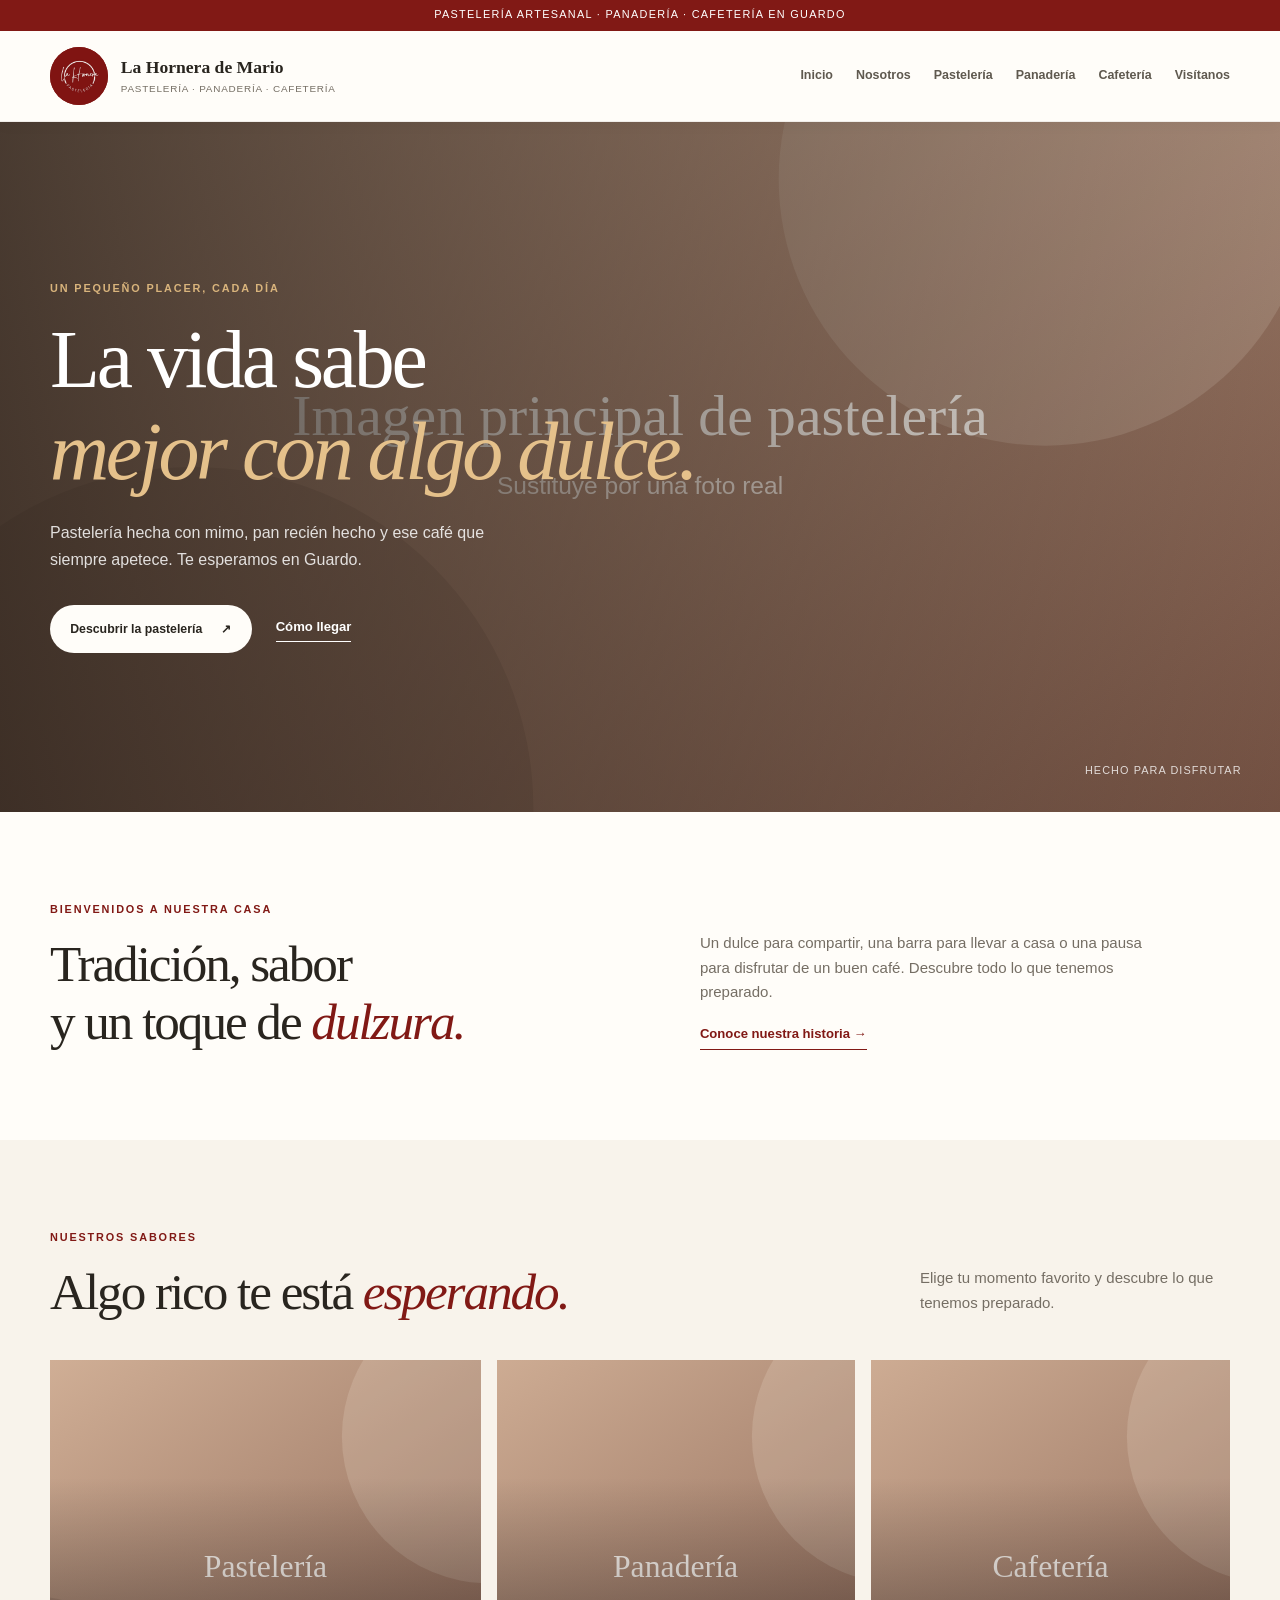
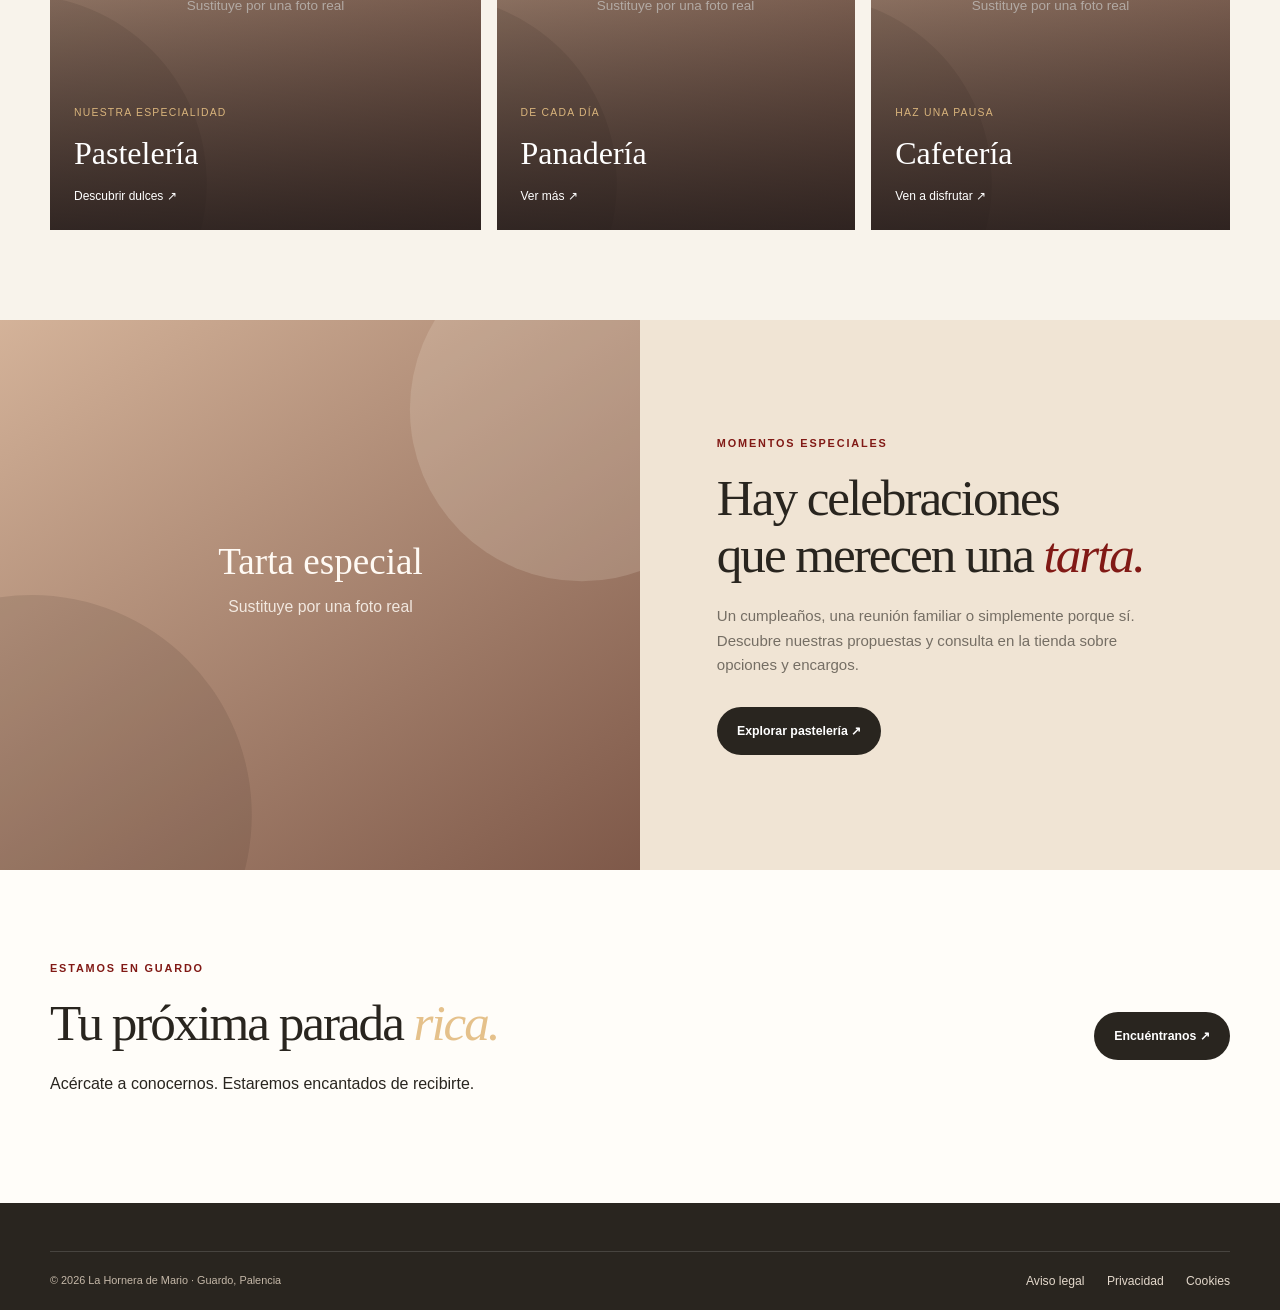
<file: index.html>
<!doctype html>
<html lang="es"><head><meta charset="utf-8"><meta name="viewport" content="width=device-width, initial-scale=1">
<meta name="description" content="Pastelería artesanal, panadería y cafetería en Guardo."><meta name="theme-color" content="#811915"><title>Pastelería artesanal en Guardo | La Hornera de Mario</title>
<link rel="icon" href="assets/images/logo-hornera.jpg" type="image/jpeg">
<link rel="stylesheet" href="assets/css/main.css"><link rel="stylesheet" href="assets/css/pages.css">
<script src="assets/js/main.js" defer></script></head><body>
<a class="skip-link" href="#contenido">Saltar al contenido</a><div class="site-header-shell">
  <div class="announcement">Pastelería artesanal · Panadería · Cafetería en Guardo</div>
  <header class="site-header">
    <div class="container header-inner">
      <a class="brand" href="index.html">
        <img src="assets/images/logo-hornera.jpg" alt="Logotipo de La Hornera de Mario" class="brand-logo">
        <span><strong>La Hornera de Mario</strong><small>Pastelería · Panadería · Cafetería</small></span>
      </a>
      <button class="nav-toggle" aria-expanded="false" aria-controls="site-nav" aria-label="Abrir menú"><span></span><span></span><span></span></button>
      <nav class="site-nav" id="site-nav" aria-label="Navegación principal">
        <a href="index.html">Inicio</a>
        <a href="pages/nosotros.html">Nosotros</a>
        <a href="pages/pasteleria.html">Pastelería</a>
        <a href="pages/panaderia.html">Panadería</a>
        <a href="pages/cafeteria.html">Cafetería</a>
        <a href="pages/visitanos.html">Visítanos</a>
      </nav>
    </div>
  </header>
</div>
<main id="contenido">
<section class="hero"><div class="hero-image"></div><div class="hero-shade"></div><div class="container hero-content">
<p class="eyebrow eyebrow-light">Un pequeño placer, cada día</p><h1>La vida sabe<br><em>mejor con algo dulce.</em></h1>
<p class="hero-intro">Pastelería hecha con mimo, pan recién hecho y ese café que siempre apetece. Te esperamos en Guardo.</p>
<div class="hero-actions"><a class="button button-light" href="pages/pasteleria.html">Descubrir la pastelería <span>↗</span></a><a class="text-link text-link-light" href="pages/visitanos.html">Cómo llegar</a></div></div>
<div class="hero-note">Hecho para disfrutar</div></section>
<section class="section-space"><div class="container intro-grid"><div><p class="eyebrow">Bienvenidos a nuestra casa</p><h2>Tradición, sabor<br>y un toque de <em>dulzura.</em></h2></div><div class="intro-copy"><p>Un dulce para compartir, una barra para llevar a casa o una pausa para disfrutar de un buen café. Descubre todo lo que tenemos preparado.</p><a class="text-link" href="pages/nosotros.html">Conoce nuestra historia →</a></div></div></section>
<section class="categories-section section-space"><div class="container"><div class="section-heading"><div><p class="eyebrow">Nuestros sabores</p><h2>Algo rico te está <em>esperando.</em></h2></div><p>Elige tu momento favorito y descubre lo que tenemos preparado.</p></div>
<div class="category-grid">
<a class="category-card category-card-large" href="pages/pasteleria.html"><img src="assets/images/pasteleria.svg" alt="Pastelería" loading="lazy"><span class="category-overlay"></span><span class="category-card-copy"><small>Nuestra especialidad</small><strong>Pastelería</strong><span>Descubrir dulces ↗</span></span></a>
<a class="category-card" href="pages/panaderia.html"><img src="assets/images/panaderia.svg" alt="Panadería" loading="lazy"><span class="category-overlay"></span><span class="category-card-copy"><small>De cada día</small><strong>Panadería</strong><span>Ver más ↗</span></span></a>
<a class="category-card" href="pages/cafeteria.html"><img src="assets/images/cafeteria.svg" alt="Cafetería" loading="lazy"><span class="category-overlay"></span><span class="category-card-copy"><small>Haz una pausa</small><strong>Cafetería</strong><span>Ven a disfrutar ↗</span></span></a>
</div></div></section>
<section class="feature-section"><div class="feature-image"><img src="assets/images/tarta-especial.svg" alt="Tarta especial" loading="lazy"></div><div class="feature-copy"><p class="eyebrow">Momentos especiales</p><h2>Hay celebraciones<br>que merecen una <em>tarta.</em></h2><p>Un cumpleaños, una reunión familiar o simplemente porque sí. Descubre nuestras propuestas y consulta en la tienda sobre opciones y encargos.</p><a class="button button-dark" href="pages/pasteleria.html">Explorar pastelería ↗</a></div></section>
<section class="section-space"><div class="container visit-strip-inner"><div><p class="eyebrow">Estamos en Guardo</p><h2>Tu próxima parada <em>rica.</em></h2><p>Acércate a conocernos. Estaremos encantados de recibirte.</p></div><a class="button button-dark" href="pages/visitanos.html">Encuéntranos ↗</a></div></section>
</main><footer class="site-footer">
  <div class="container footer-bottom footer-legal">
    <span>© <span data-current-year></span> La Hornera de Mario · Guardo, Palencia</span>
    <nav class="footer-links" aria-label="Enlaces legales">
      <a href="pages/aviso-legal.html">Aviso legal</a>
      <a href="pages/privacidad.html">Privacidad</a>
      <a href="pages/cookies.html">Cookies</a>
    </nav>
  </div>
</footer>
</body></html>
</file>
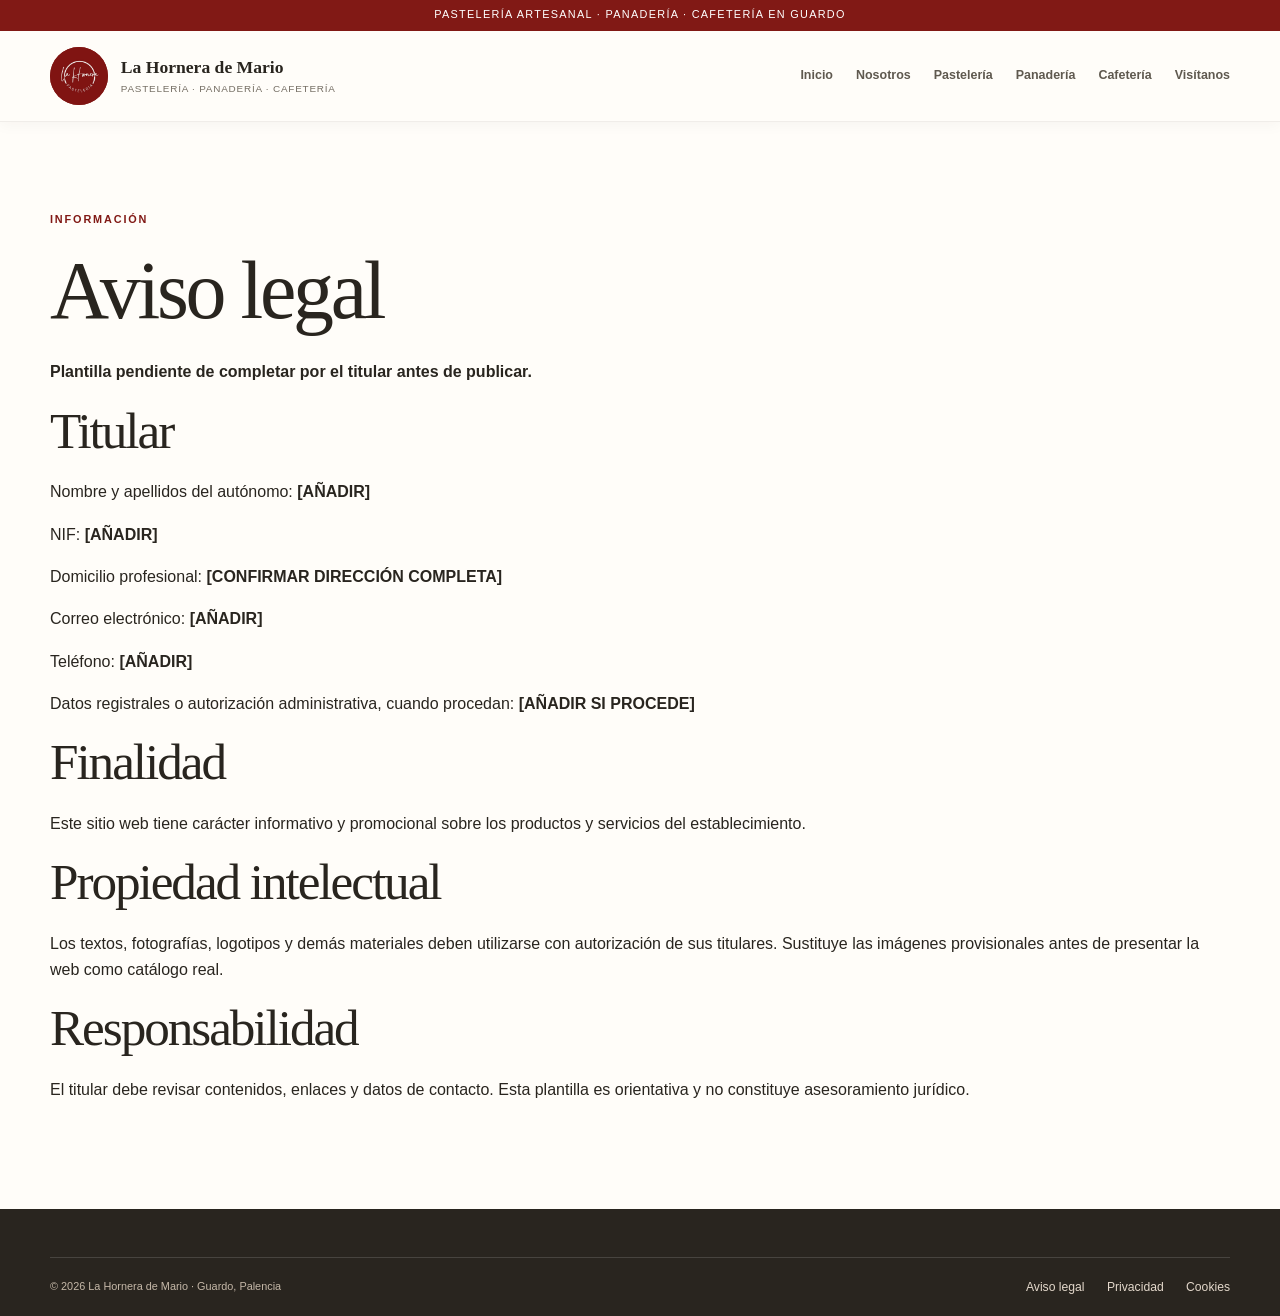
<file: pages/aviso-legal.html>
<!doctype html><html lang="es"><head><meta charset="utf-8"><meta name="viewport" content="width=device-width, initial-scale=1"><meta name="theme-color" content="#811915"><title>Aviso legal | La Hornera de Mario</title><link rel="icon" href="../assets/images/logo-hornera.jpg" type="image/jpeg"><link rel="stylesheet" href="../assets/css/main.css"><link rel="stylesheet" href="../assets/css/pages.css"><script src="../assets/js/main.js" defer></script></head><body><a class="skip-link" href="#contenido">Saltar al contenido</a><div class="site-header-shell">
  <div class="announcement">Pastelería artesanal · Panadería · Cafetería en Guardo</div>
  <header class="site-header">
    <div class="container header-inner">
      <a class="brand" href="../index.html">
        <img src="../assets/images/logo-hornera.jpg" alt="Logotipo de La Hornera de Mario" class="brand-logo">
        <span><strong>La Hornera de Mario</strong><small>Pastelería · Panadería · Cafetería</small></span>
      </a>
      <button class="nav-toggle" aria-expanded="false" aria-controls="site-nav" aria-label="Abrir menú"><span></span><span></span><span></span></button>
      <nav class="site-nav" id="site-nav" aria-label="Navegación principal">
        <a href="../index.html">Inicio</a>
        <a href="../pages/nosotros.html">Nosotros</a>
        <a href="../pages/pasteleria.html">Pastelería</a>
        <a href="../pages/panaderia.html">Panadería</a>
        <a href="../pages/cafeteria.html">Cafetería</a>
        <a href="../pages/visitanos.html">Visítanos</a>
      </nav>
    </div>
  </header>
</div><main id="contenido"><section class="page-section"><div class="container legal-content"><p class="eyebrow">Información</p><h1>Aviso legal</h1><p><strong>Plantilla pendiente de completar por el titular antes de publicar.</strong></p><h2>Titular</h2><p>Nombre y apellidos del autónomo: <strong>[AÑADIR]</strong></p><p>NIF: <strong>[AÑADIR]</strong></p><p>Domicilio profesional: <strong>[CONFIRMAR DIRECCIÓN COMPLETA]</strong></p><p>Correo electrónico: <strong>[AÑADIR]</strong></p><p>Teléfono: <strong>[AÑADIR]</strong></p><p>Datos registrales o autorización administrativa, cuando procedan: <strong>[AÑADIR SI PROCEDE]</strong></p><h2>Finalidad</h2><p>Este sitio web tiene carácter informativo y promocional sobre los productos y servicios del establecimiento.</p><h2>Propiedad intelectual</h2><p>Los textos, fotografías, logotipos y demás materiales deben utilizarse con autorización de sus titulares. Sustituye las imágenes provisionales antes de presentar la web como catálogo real.</p><h2>Responsabilidad</h2><p>El titular debe revisar contenidos, enlaces y datos de contacto. Esta plantilla es orientativa y no constituye asesoramiento jurídico.</p></div></section></main><footer class="site-footer">
  <div class="container footer-bottom footer-legal">
    <span>© <span data-current-year></span> La Hornera de Mario · Guardo, Palencia</span>
    <nav class="footer-links" aria-label="Enlaces legales">
      <a href="../pages/aviso-legal.html">Aviso legal</a>
      <a href="../pages/privacidad.html">Privacidad</a>
      <a href="../pages/cookies.html">Cookies</a>
    </nav>
  </div>
</footer></body></html>
</file>
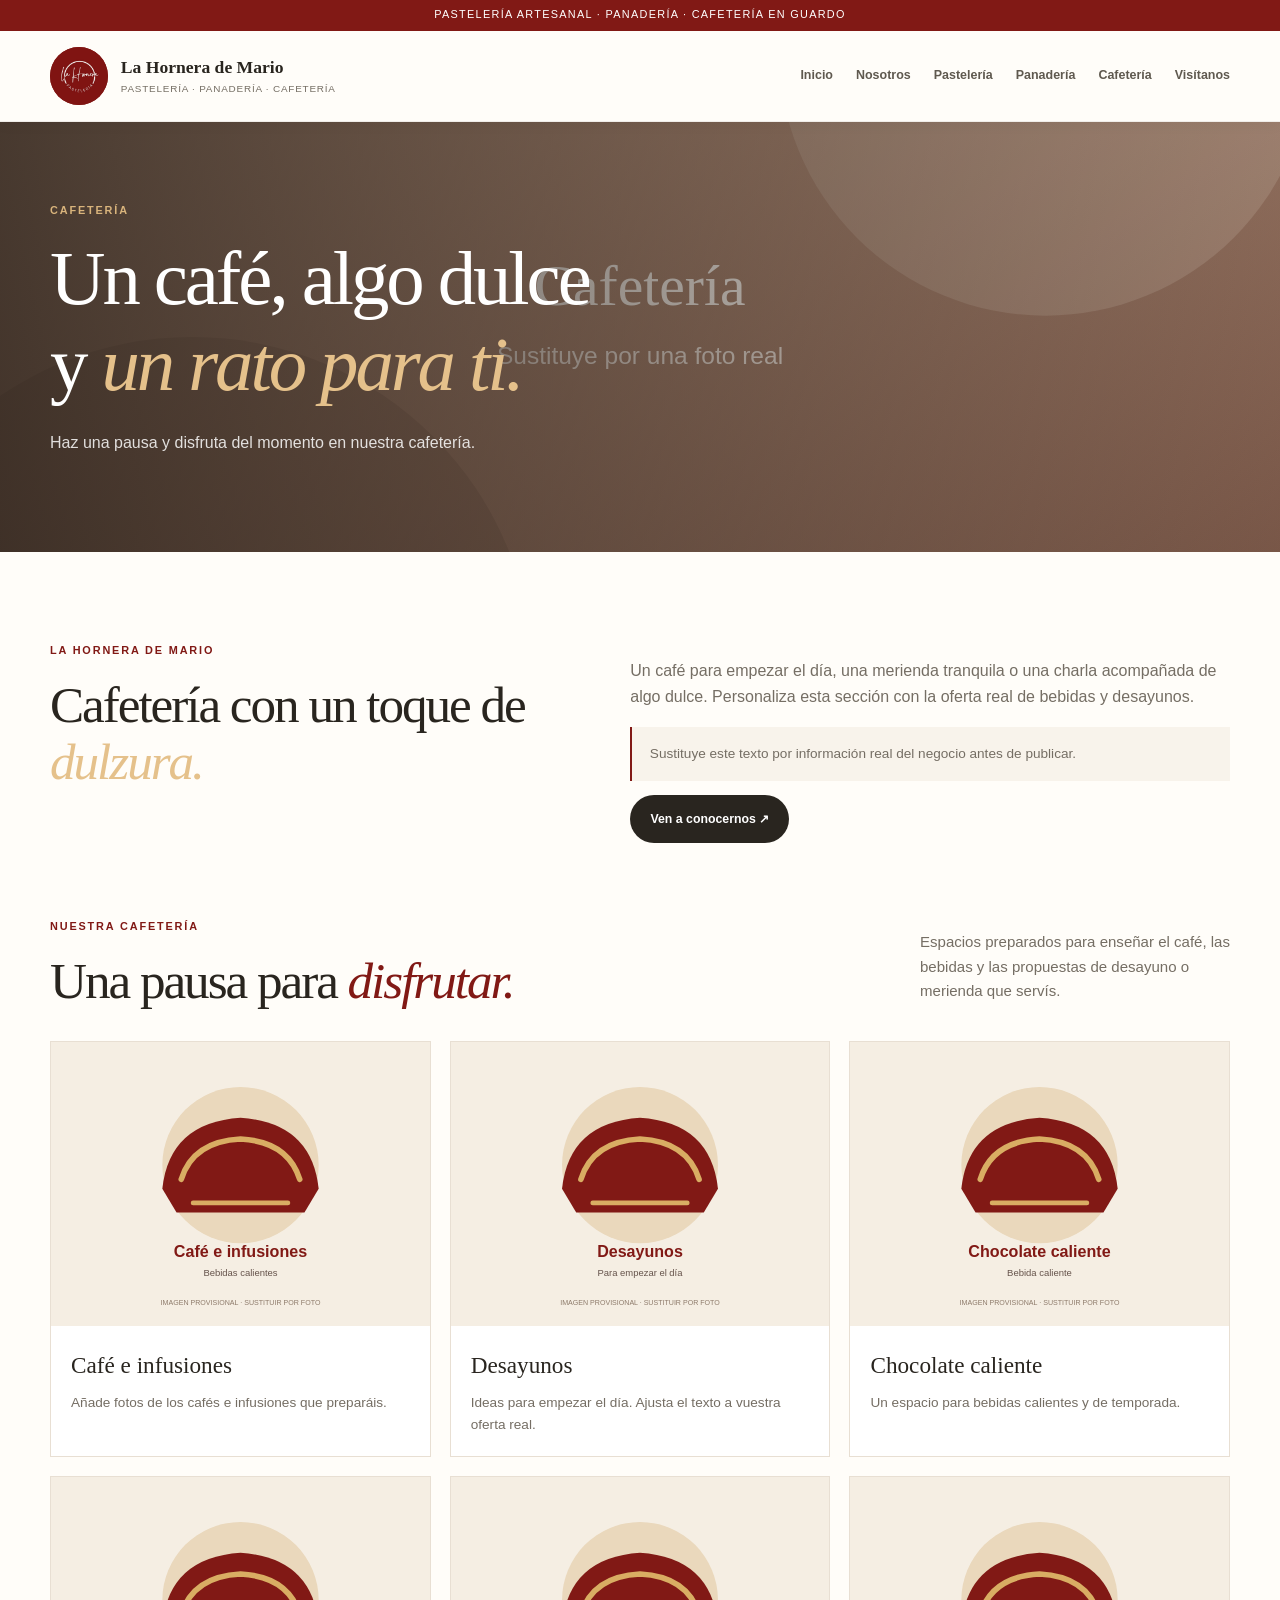
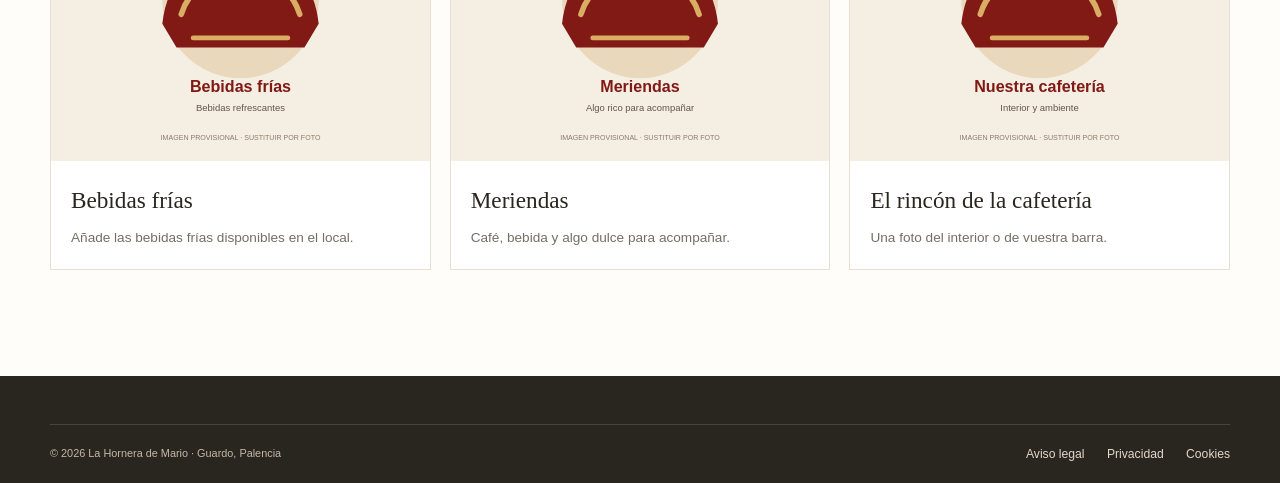
<file: pages/cafeteria.html>
<!doctype html>
<html lang="es"><head><meta charset="utf-8"><meta name="viewport" content="width=device-width, initial-scale=1">
<meta name="description" content="Cafetería de La Hornera de Mario en Guardo."><meta name="theme-color" content="#811915"><title>Cafetería | La Hornera de Mario</title>
<link rel="icon" href="../assets/images/logo-hornera.jpg" type="image/jpeg">
<link rel="stylesheet" href="../assets/css/main.css"><link rel="stylesheet" href="../assets/css/pages.css">
<script src="../assets/js/main.js" defer></script></head><body>
<a class="skip-link" href="#contenido">Saltar al contenido</a><div class="site-header-shell">
  <div class="announcement">Pastelería artesanal · Panadería · Cafetería en Guardo</div>
  <header class="site-header">
    <div class="container header-inner">
      <a class="brand" href="../index.html">
        <img src="../assets/images/logo-hornera.jpg" alt="Logotipo de La Hornera de Mario" class="brand-logo">
        <span><strong>La Hornera de Mario</strong><small>Pastelería · Panadería · Cafetería</small></span>
      </a>
      <button class="nav-toggle" aria-expanded="false" aria-controls="site-nav" aria-label="Abrir menú"><span></span><span></span><span></span></button>
      <nav class="site-nav" id="site-nav" aria-label="Navegación principal">
        <a href="../index.html">Inicio</a>
        <a href="../pages/nosotros.html">Nosotros</a>
        <a href="../pages/pasteleria.html">Pastelería</a>
        <a href="../pages/panaderia.html">Panadería</a>
        <a href="../pages/cafeteria.html">Cafetería</a>
        <a href="../pages/visitanos.html">Visítanos</a>
      </nav>
    </div>
  </header>
</div><main id="contenido"><section class="page-hero"><div class="page-hero-bg" style="background-image:url('../assets/images/cafeteria.svg')"></div><div class="page-hero-content container"><p class="eyebrow eyebrow-light">Cafetería</p><h1>Un café, algo dulce<br>y <em>un rato para ti.</em></h1><p>Haz una pausa y disfruta del momento en nuestra cafetería.</p></div></section><section class="page-section"><div class="container story-grid"><div><p class="eyebrow">La Hornera de Mario</p><h2>Cafetería con un toque de <em>dulzura.</em></h2></div><div><p>Un café para empezar el día, una merienda tranquila o una charla acompañada de algo dulce. Personaliza esta sección con la oferta real de bebidas y desayunos.</p><p class="content-note">Sustituye este texto por información real del negocio antes de publicar.</p><a class="button button-dark" href="visitanos.html">Ven a conocernos ↗</a></div></div><div class="container"><div class="section-heading photo-gallery-heading"><div><p class="eyebrow">Nuestra cafetería</p><h2>Una pausa para <em>disfrutar.</em></h2></div><p>Espacios preparados para enseñar el café, las bebidas y las propuestas de desayuno o merienda que servís.</p></div><div class="product-grid cafe-grid">
<article class="product-card"><img src="../assets/images/cafeteria/cafe.svg" data-photo-slot="cafe-bebidas" alt="Café e infusiones" loading="lazy"><div class="product-card-copy"><h3>Café e infusiones</h3><p>Añade fotos de los cafés e infusiones que preparáis.</p></div></article>
<article class="product-card"><img src="../assets/images/cafeteria/desayunos.svg" data-photo-slot="cafe-desayunos" alt="Desayunos" loading="lazy"><div class="product-card-copy"><h3>Desayunos</h3><p>Ideas para empezar el día. Ajusta el texto a vuestra oferta real.</p></div></article>
<article class="product-card"><img src="../assets/images/cafeteria/chocolate.svg" data-photo-slot="cafe-chocolate" alt="Chocolate caliente" loading="lazy"><div class="product-card-copy"><h3>Chocolate caliente</h3><p>Un espacio para bebidas calientes y de temporada.</p></div></article>
<article class="product-card"><img src="../assets/images/cafeteria/bebidas-frias.svg" data-photo-slot="cafe-frias" alt="Bebidas frías" loading="lazy"><div class="product-card-copy"><h3>Bebidas frías</h3><p>Añade las bebidas frías disponibles en el local.</p></div></article>
<article class="product-card"><img src="../assets/images/cafeteria/meriendas.svg" data-photo-slot="cafe-meriendas" alt="Meriendas" loading="lazy"><div class="product-card-copy"><h3>Meriendas</h3><p>Café, bebida y algo dulce para acompañar.</p></div></article>
<article class="product-card"><img src="../assets/images/cafeteria/ambiente.svg" data-photo-slot="cafe-ambiente" alt="El rincón de la cafetería" loading="lazy"><div class="product-card-copy"><h3>El rincón de la cafetería</h3><p>Una foto del interior o de vuestra barra.</p></div></article>
</div></div></section></main><footer class="site-footer">
  <div class="container footer-bottom footer-legal">
    <span>© <span data-current-year></span> La Hornera de Mario · Guardo, Palencia</span>
    <nav class="footer-links" aria-label="Enlaces legales">
      <a href="../pages/aviso-legal.html">Aviso legal</a>
      <a href="../pages/privacidad.html">Privacidad</a>
      <a href="../pages/cookies.html">Cookies</a>
    </nav>
  </div>
</footer>
</body></html>
</file>
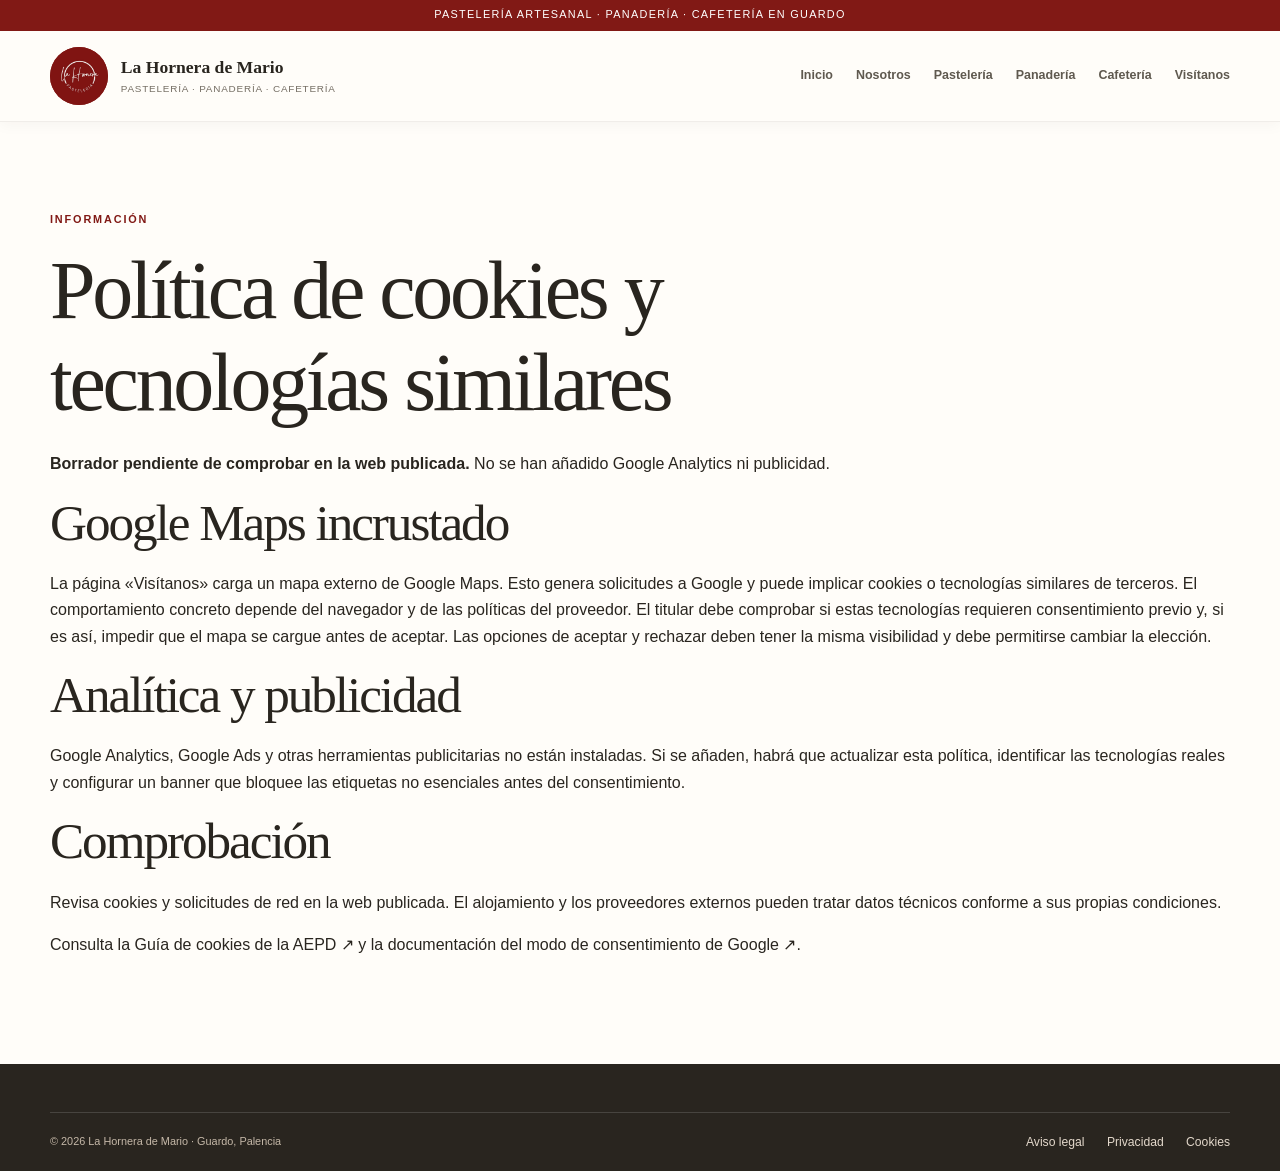
<file: pages/cookies.html>
<!doctype html><html lang="es"><head><meta charset="utf-8"><meta name="viewport" content="width=device-width, initial-scale=1"><meta name="theme-color" content="#811915"><title>Política de cookies | La Hornera de Mario</title><link rel="icon" href="../assets/images/logo-hornera.jpg" type="image/jpeg"><link rel="stylesheet" href="../assets/css/main.css"><link rel="stylesheet" href="../assets/css/pages.css"><script src="../assets/js/main.js" defer></script></head><body><a class="skip-link" href="#contenido">Saltar al contenido</a><div class="site-header-shell">
  <div class="announcement">Pastelería artesanal · Panadería · Cafetería en Guardo</div>
  <header class="site-header">
    <div class="container header-inner">
      <a class="brand" href="../index.html">
        <img src="../assets/images/logo-hornera.jpg" alt="Logotipo de La Hornera de Mario" class="brand-logo">
        <span><strong>La Hornera de Mario</strong><small>Pastelería · Panadería · Cafetería</small></span>
      </a>
      <button class="nav-toggle" aria-expanded="false" aria-controls="site-nav" aria-label="Abrir menú"><span></span><span></span><span></span></button>
      <nav class="site-nav" id="site-nav" aria-label="Navegación principal">
        <a href="../index.html">Inicio</a>
        <a href="../pages/nosotros.html">Nosotros</a>
        <a href="../pages/pasteleria.html">Pastelería</a>
        <a href="../pages/panaderia.html">Panadería</a>
        <a href="../pages/cafeteria.html">Cafetería</a>
        <a href="../pages/visitanos.html">Visítanos</a>
      </nav>
    </div>
  </header>
</div><main id="contenido"><section class="page-section"><div class="container legal-content"><p class="eyebrow">Información</p><h1>Política de cookies y tecnologías similares</h1><p><strong>Borrador pendiente de comprobar en la web publicada.</strong> No se han añadido Google Analytics ni publicidad.</p><h2>Google Maps incrustado</h2><p>La página «Visítanos» carga un mapa externo de Google Maps. Esto genera solicitudes a Google y puede implicar cookies o tecnologías similares de terceros. El comportamiento concreto depende del navegador y de las políticas del proveedor. El titular debe comprobar si estas tecnologías requieren consentimiento previo y, si es así, impedir que el mapa se cargue antes de aceptar. Las opciones de aceptar y rechazar deben tener la misma visibilidad y debe permitirse cambiar la elección.</p><h2>Analítica y publicidad</h2><p>Google Analytics, Google Ads y otras herramientas publicitarias no están instaladas. Si se añaden, habrá que actualizar esta política, identificar las tecnologías reales y configurar un banner que bloquee las etiquetas no esenciales antes del consentimiento.</p><h2>Comprobación</h2><p>Revisa cookies y solicitudes de red en la web publicada. El alojamiento y los proveedores externos pueden tratar datos técnicos conforme a sus propias condiciones.</p><p>Consulta la <a href="https://www.aepd.es/guias/guia-cookies.pdf" target="_blank" rel="noopener noreferrer">Guía de cookies de la AEPD ↗</a> y la <a href="https://support.google.com/analytics/answer/10000067?hl=es" target="_blank" rel="noopener noreferrer">documentación del modo de consentimiento de Google ↗</a>.</p></div></section></main><footer class="site-footer">
  <div class="container footer-bottom footer-legal">
    <span>© <span data-current-year></span> La Hornera de Mario · Guardo, Palencia</span>
    <nav class="footer-links" aria-label="Enlaces legales">
      <a href="../pages/aviso-legal.html">Aviso legal</a>
      <a href="../pages/privacidad.html">Privacidad</a>
      <a href="../pages/cookies.html">Cookies</a>
    </nav>
  </div>
</footer></body></html>
</file>
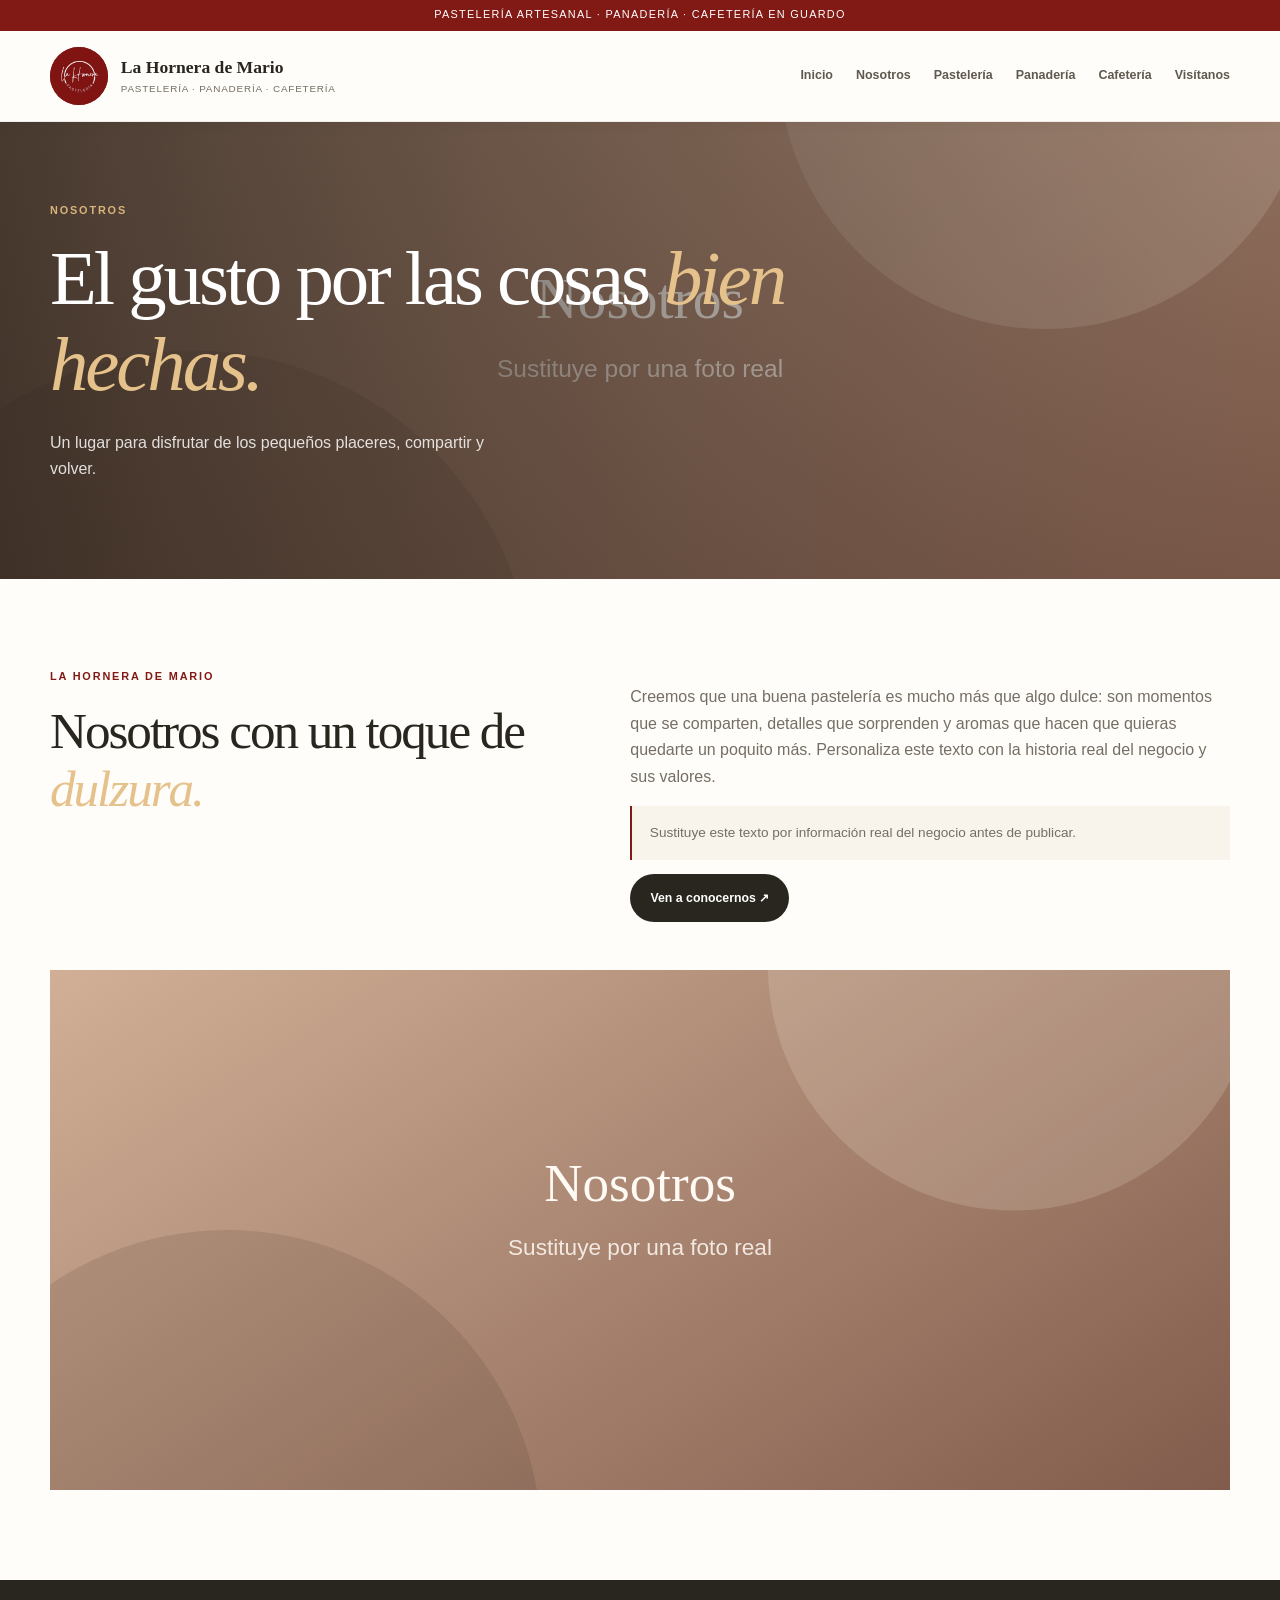
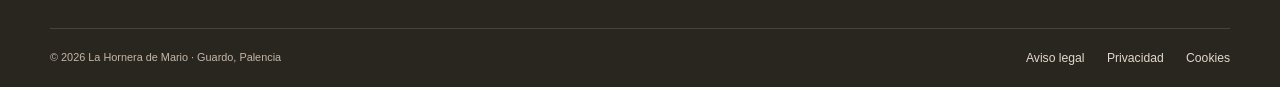
<file: pages/nosotros.html>
<!doctype html>
<html lang="es"><head><meta charset="utf-8"><meta name="viewport" content="width=device-width, initial-scale=1">
<meta name="description" content="Conoce La Hornera de Mario."><meta name="theme-color" content="#811915"><title>Nosotros | La Hornera de Mario</title>
<link rel="icon" href="../assets/images/logo-hornera.jpg" type="image/jpeg">
<link rel="stylesheet" href="../assets/css/main.css"><link rel="stylesheet" href="../assets/css/pages.css">
<script src="../assets/js/main.js" defer></script></head><body>
<a class="skip-link" href="#contenido">Saltar al contenido</a><div class="site-header-shell">
  <div class="announcement">Pastelería artesanal · Panadería · Cafetería en Guardo</div>
  <header class="site-header">
    <div class="container header-inner">
      <a class="brand" href="../index.html">
        <img src="../assets/images/logo-hornera.jpg" alt="Logotipo de La Hornera de Mario" class="brand-logo">
        <span><strong>La Hornera de Mario</strong><small>Pastelería · Panadería · Cafetería</small></span>
      </a>
      <button class="nav-toggle" aria-expanded="false" aria-controls="site-nav" aria-label="Abrir menú"><span></span><span></span><span></span></button>
      <nav class="site-nav" id="site-nav" aria-label="Navegación principal">
        <a href="../index.html">Inicio</a>
        <a href="../pages/nosotros.html">Nosotros</a>
        <a href="../pages/pasteleria.html">Pastelería</a>
        <a href="../pages/panaderia.html">Panadería</a>
        <a href="../pages/cafeteria.html">Cafetería</a>
        <a href="../pages/visitanos.html">Visítanos</a>
      </nav>
    </div>
  </header>
</div><main id="contenido"><section class="page-hero"><div class="page-hero-bg" style="background-image:url('../assets/images/nosotros.svg')"></div><div class="page-hero-content container"><p class="eyebrow eyebrow-light">Nosotros</p><h1>El gusto por las cosas <em>bien hechas.</em></h1><p>Un lugar para disfrutar de los pequeños placeres, compartir y volver.</p></div></section><section class="page-section"><div class="container story-grid"><div><p class="eyebrow">La Hornera de Mario</p><h2>Nosotros con un toque de <em>dulzura.</em></h2></div><div><p>Creemos que una buena pastelería es mucho más que algo dulce: son momentos que se comparten, detalles que sorprenden y aromas que hacen que quieras quedarte un poquito más. Personaliza este texto con la historia real del negocio y sus valores.</p><p class="content-note">Sustituye este texto por información real del negocio antes de publicar.</p><a class="button button-dark" href="visitanos.html">Ven a conocernos ↗</a></div></div><div class="container single-feature-image"><img src="../assets/images/nosotros.svg" alt="Nosotros" loading="lazy"></div></section></main><footer class="site-footer">
  <div class="container footer-bottom footer-legal">
    <span>© <span data-current-year></span> La Hornera de Mario · Guardo, Palencia</span>
    <nav class="footer-links" aria-label="Enlaces legales">
      <a href="../pages/aviso-legal.html">Aviso legal</a>
      <a href="../pages/privacidad.html">Privacidad</a>
      <a href="../pages/cookies.html">Cookies</a>
    </nav>
  </div>
</footer>
</body></html>
</file>
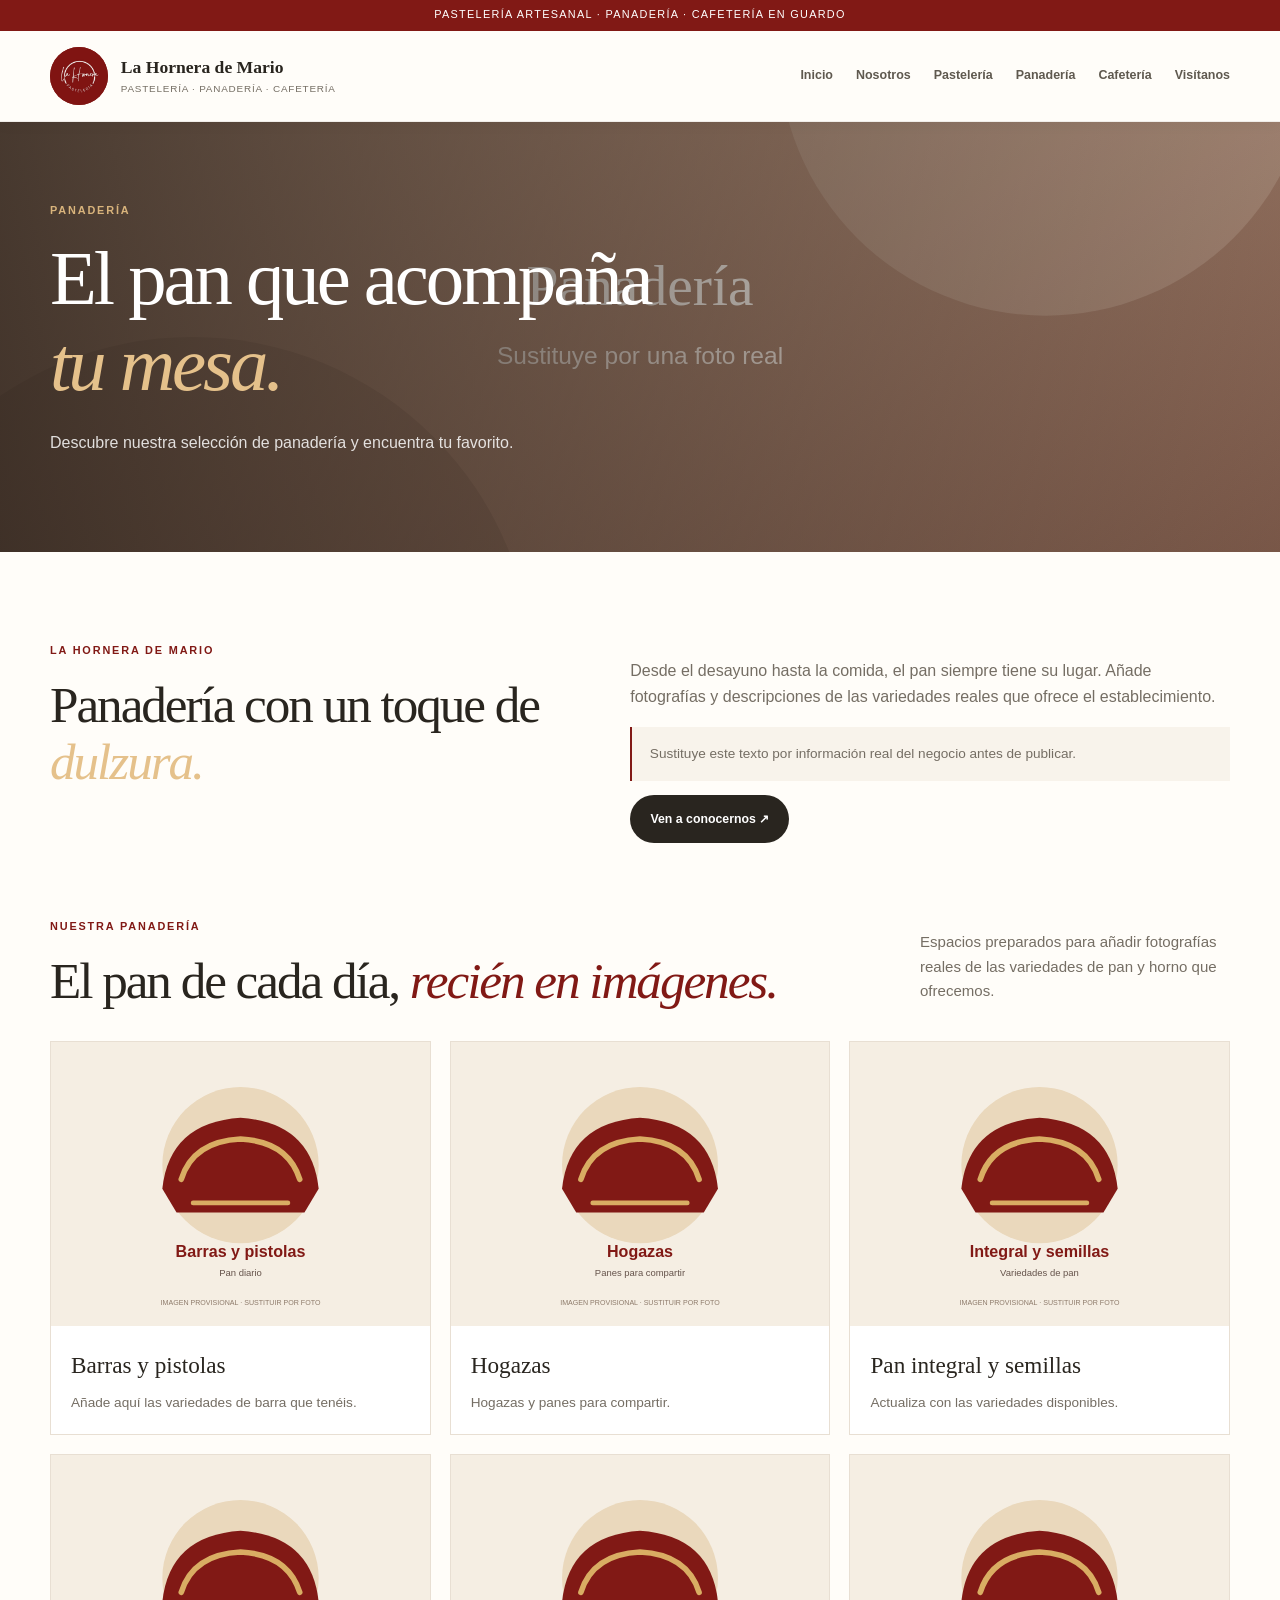
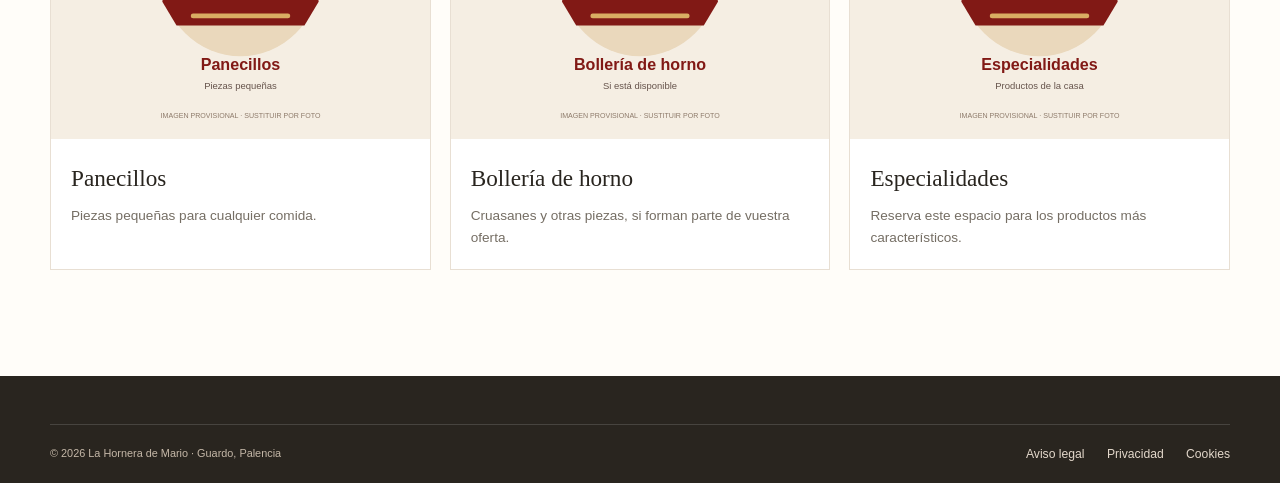
<file: pages/panaderia.html>
<!doctype html>
<html lang="es"><head><meta charset="utf-8"><meta name="viewport" content="width=device-width, initial-scale=1">
<meta name="description" content="Panadería de La Hornera de Mario en Guardo."><meta name="theme-color" content="#811915"><title>Panadería | La Hornera de Mario</title>
<link rel="icon" href="../assets/images/logo-hornera.jpg" type="image/jpeg">
<link rel="stylesheet" href="../assets/css/main.css"><link rel="stylesheet" href="../assets/css/pages.css">
<script src="../assets/js/main.js" defer></script></head><body>
<a class="skip-link" href="#contenido">Saltar al contenido</a><div class="site-header-shell">
  <div class="announcement">Pastelería artesanal · Panadería · Cafetería en Guardo</div>
  <header class="site-header">
    <div class="container header-inner">
      <a class="brand" href="../index.html">
        <img src="../assets/images/logo-hornera.jpg" alt="Logotipo de La Hornera de Mario" class="brand-logo">
        <span><strong>La Hornera de Mario</strong><small>Pastelería · Panadería · Cafetería</small></span>
      </a>
      <button class="nav-toggle" aria-expanded="false" aria-controls="site-nav" aria-label="Abrir menú"><span></span><span></span><span></span></button>
      <nav class="site-nav" id="site-nav" aria-label="Navegación principal">
        <a href="../index.html">Inicio</a>
        <a href="../pages/nosotros.html">Nosotros</a>
        <a href="../pages/pasteleria.html">Pastelería</a>
        <a href="../pages/panaderia.html">Panadería</a>
        <a href="../pages/cafeteria.html">Cafetería</a>
        <a href="../pages/visitanos.html">Visítanos</a>
      </nav>
    </div>
  </header>
</div><main id="contenido"><section class="page-hero"><div class="page-hero-bg" style="background-image:url('../assets/images/panaderia.svg')"></div><div class="page-hero-content container"><p class="eyebrow eyebrow-light">Panadería</p><h1>El pan que acompaña<br><em>tu mesa.</em></h1><p>Descubre nuestra selección de panadería y encuentra tu favorito.</p></div></section><section class="page-section"><div class="container story-grid"><div><p class="eyebrow">La Hornera de Mario</p><h2>Panadería con un toque de <em>dulzura.</em></h2></div><div><p>Desde el desayuno hasta la comida, el pan siempre tiene su lugar. Añade fotografías y descripciones de las variedades reales que ofrece el establecimiento.</p><p class="content-note">Sustituye este texto por información real del negocio antes de publicar.</p><a class="button button-dark" href="visitanos.html">Ven a conocernos ↗</a></div></div><div class="container"><div class="section-heading photo-gallery-heading"><div><p class="eyebrow">Nuestra panadería</p><h2>El pan de cada día, <em>recién en imágenes.</em></h2></div><p>Espacios preparados para añadir fotografías reales de las variedades de pan y horno que ofrecemos.</p></div><div class="product-grid bakery-grid">
<article class="product-card"><img src="../assets/images/panaderia/barras.svg" data-photo-slot="pan-barras" alt="Barras y pistolas" loading="lazy"><div class="product-card-copy"><h3>Barras y pistolas</h3><p>Añade aquí las variedades de barra que tenéis.</p></div></article>
<article class="product-card"><img src="../assets/images/panaderia/hogazas.svg" data-photo-slot="pan-hogazas" alt="Hogazas" loading="lazy"><div class="product-card-copy"><h3>Hogazas</h3><p>Hogazas y panes para compartir.</p></div></article>
<article class="product-card"><img src="../assets/images/panaderia/integral.svg" data-photo-slot="pan-integral" alt="Pan integral y semillas" loading="lazy"><div class="product-card-copy"><h3>Pan integral y semillas</h3><p>Actualiza con las variedades disponibles.</p></div></article>
<article class="product-card"><img src="../assets/images/panaderia/panecillos.svg" data-photo-slot="pan-panecillos" alt="Panecillos" loading="lazy"><div class="product-card-copy"><h3>Panecillos</h3><p>Piezas pequeñas para cualquier comida.</p></div></article>
<article class="product-card"><img src="../assets/images/panaderia/bolleria.svg" data-photo-slot="pan-bolleria" alt="Bollería de horno" loading="lazy"><div class="product-card-copy"><h3>Bollería de horno</h3><p>Cruasanes y otras piezas, si forman parte de vuestra oferta.</p></div></article>
<article class="product-card"><img src="../assets/images/panaderia/especialidades.svg" data-photo-slot="pan-especialidades" alt="Especialidades" loading="lazy"><div class="product-card-copy"><h3>Especialidades</h3><p>Reserva este espacio para los productos más característicos.</p></div></article>
</div></div></section></main><footer class="site-footer">
  <div class="container footer-bottom footer-legal">
    <span>© <span data-current-year></span> La Hornera de Mario · Guardo, Palencia</span>
    <nav class="footer-links" aria-label="Enlaces legales">
      <a href="../pages/aviso-legal.html">Aviso legal</a>
      <a href="../pages/privacidad.html">Privacidad</a>
      <a href="../pages/cookies.html">Cookies</a>
    </nav>
  </div>
</footer>
</body></html>
</file>
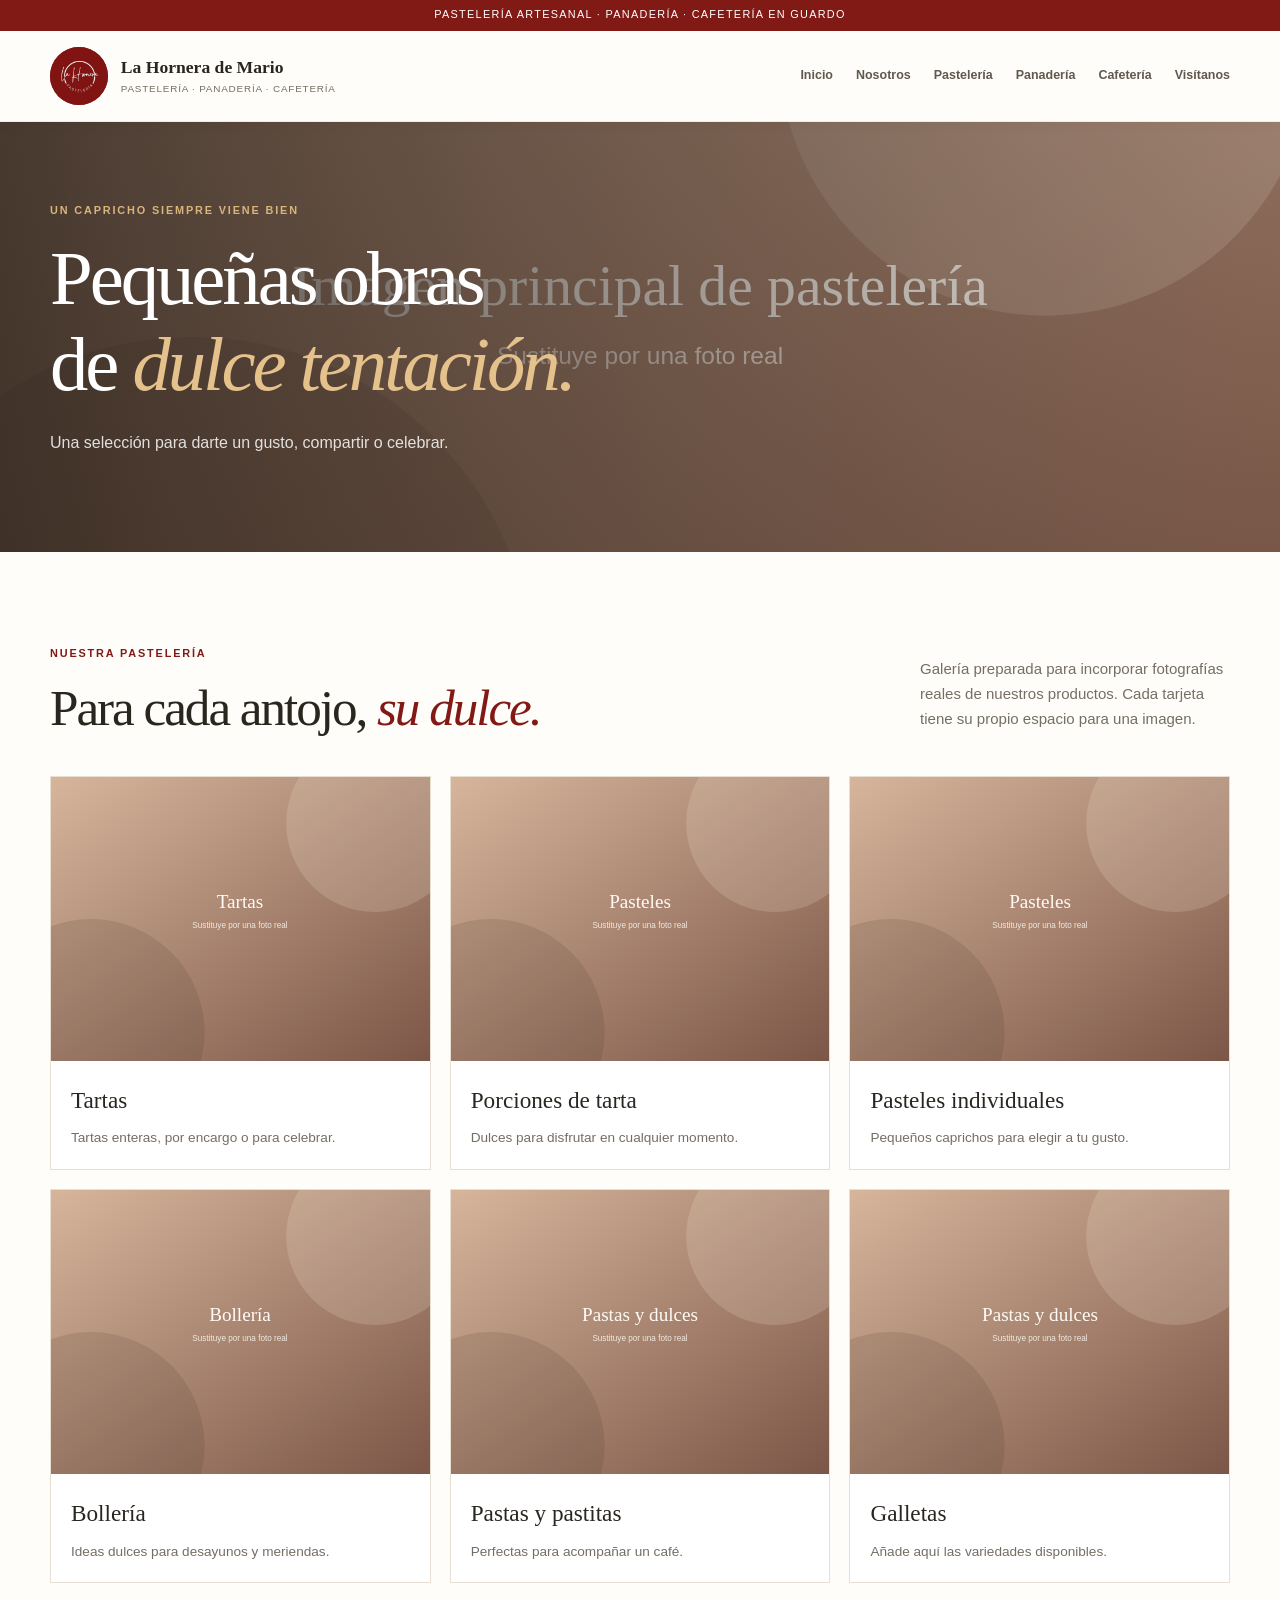
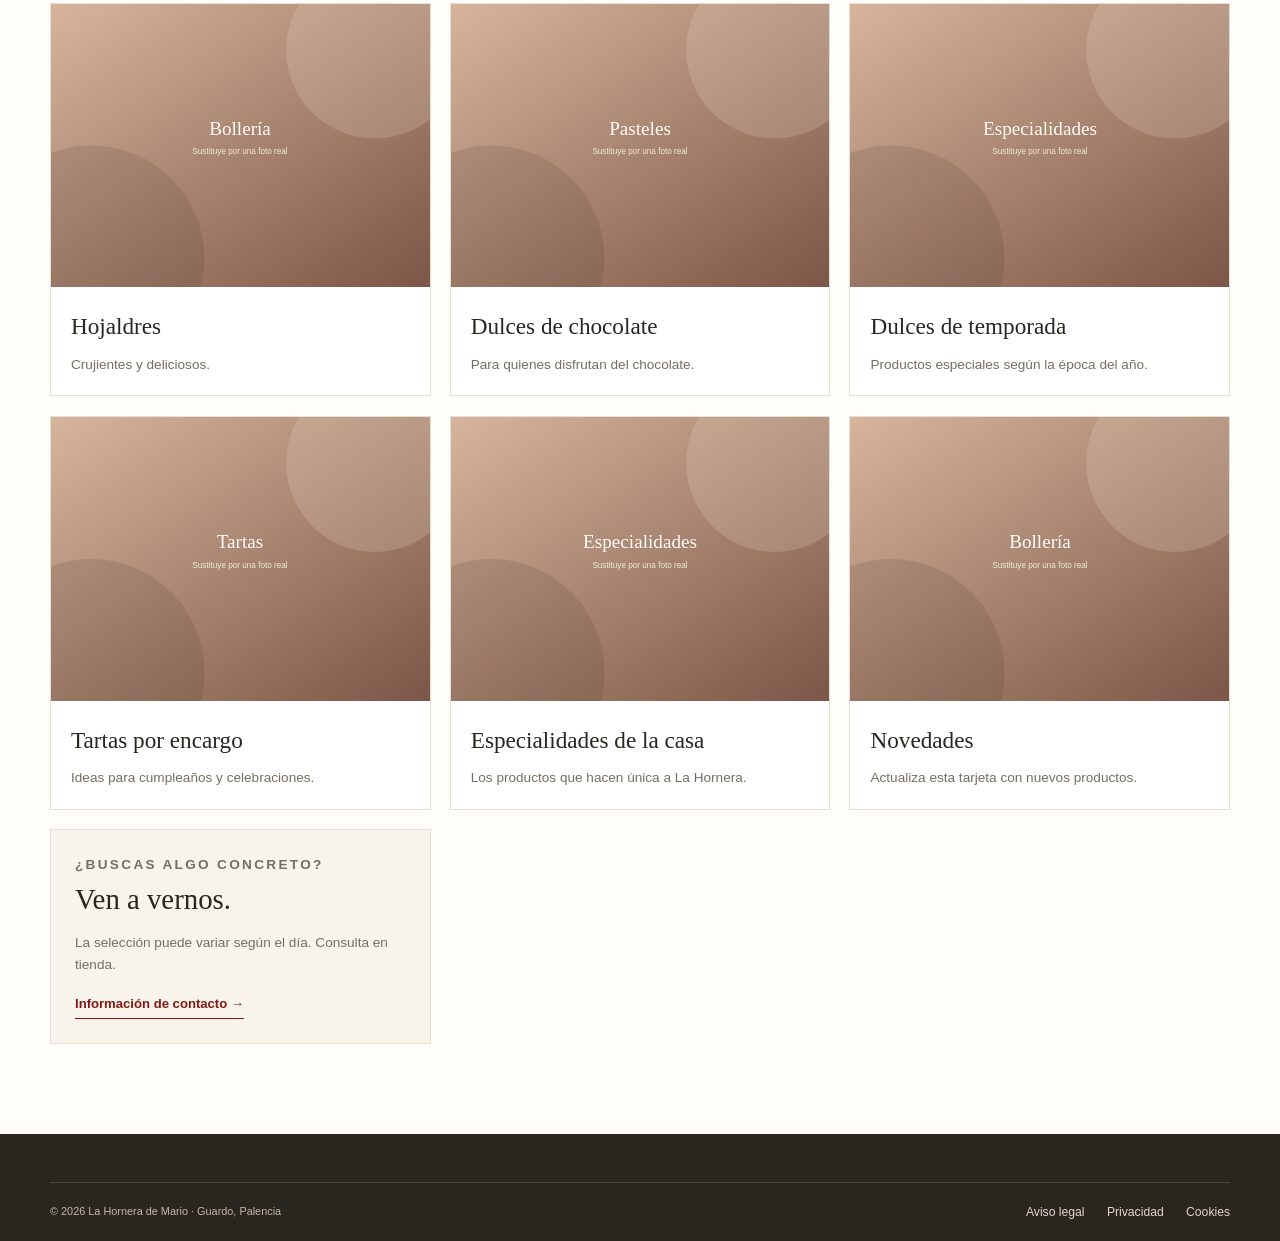
<file: pages/pasteleria.html>
<!doctype html>
<html lang="es"><head><meta charset="utf-8"><meta name="viewport" content="width=device-width, initial-scale=1">
<meta name="description" content="Descubre la pastelería de La Hornera de Mario."><meta name="theme-color" content="#811915"><title>Pastelería | La Hornera de Mario</title>
<link rel="icon" href="../assets/images/logo-hornera.jpg" type="image/jpeg">
<link rel="stylesheet" href="../assets/css/main.css"><link rel="stylesheet" href="../assets/css/pages.css">
<script src="../assets/js/main.js" defer></script></head><body>
<a class="skip-link" href="#contenido">Saltar al contenido</a><div class="site-header-shell">
  <div class="announcement">Pastelería artesanal · Panadería · Cafetería en Guardo</div>
  <header class="site-header">
    <div class="container header-inner">
      <a class="brand" href="../index.html">
        <img src="../assets/images/logo-hornera.jpg" alt="Logotipo de La Hornera de Mario" class="brand-logo">
        <span><strong>La Hornera de Mario</strong><small>Pastelería · Panadería · Cafetería</small></span>
      </a>
      <button class="nav-toggle" aria-expanded="false" aria-controls="site-nav" aria-label="Abrir menú"><span></span><span></span><span></span></button>
      <nav class="site-nav" id="site-nav" aria-label="Navegación principal">
        <a href="../index.html">Inicio</a>
        <a href="../pages/nosotros.html">Nosotros</a>
        <a href="../pages/pasteleria.html">Pastelería</a>
        <a href="../pages/panaderia.html">Panadería</a>
        <a href="../pages/cafeteria.html">Cafetería</a>
        <a href="../pages/visitanos.html">Visítanos</a>
      </nav>
    </div>
  </header>
</div><main id="contenido"><section class="page-hero"><div class="page-hero-bg" style="background-image:url('../assets/images/hero-pasteleria.svg')"></div><div class="page-hero-content container"><p class="eyebrow eyebrow-light">Un capricho siempre viene bien</p><h1>Pequeñas obras<br>de <em>dulce tentación.</em></h1><p>Una selección para darte un gusto, compartir o celebrar.</p></div></section>
<section class="page-section"><div class="container"><div class="section-heading"><div><p class="eyebrow">Nuestra pastelería</p><h2>Para cada antojo, <em>su dulce.</em></h2></div><p>Galería preparada para incorporar fotografías reales de nuestros productos. Cada tarjeta tiene su propio espacio para una imagen.</p></div><div class="product-grid">
<article class="product-card"><img src="../assets/images/pasteleria/tartas.svg" data-photo-slot="tartas" alt="Tartas" loading="lazy"><div class="product-card-copy"><h3>Tartas</h3><p>Tartas enteras, por encargo o para celebrar.</p></div></article>
<article class="product-card"><img src="../assets/images/pasteleria/pasteles.svg" data-photo-slot="tartas-porciones" alt="Porciones de tarta" loading="lazy"><div class="product-card-copy"><h3>Porciones de tarta</h3><p>Dulces para disfrutar en cualquier momento.</p></div></article>
<article class="product-card"><img src="../assets/images/pasteleria/pasteles.svg" data-photo-slot="pasteles" alt="Pasteles individuales" loading="lazy"><div class="product-card-copy"><h3>Pasteles individuales</h3><p>Pequeños caprichos para elegir a tu gusto.</p></div></article>
<article class="product-card"><img src="../assets/images/pasteleria/bolleria.svg" data-photo-slot="bolleria" alt="Bollería" loading="lazy"><div class="product-card-copy"><h3>Bollería</h3><p>Ideas dulces para desayunos y meriendas.</p></div></article>
<article class="product-card"><img src="../assets/images/pasteleria/pastas.svg" data-photo-slot="pastas" alt="Pastas y pastitas" loading="lazy"><div class="product-card-copy"><h3>Pastas y pastitas</h3><p>Perfectas para acompañar un café.</p></div></article>
<article class="product-card"><img src="../assets/images/pasteleria/pastas.svg" data-photo-slot="galletas" alt="Galletas" loading="lazy"><div class="product-card-copy"><h3>Galletas</h3><p>Añade aquí las variedades disponibles.</p></div></article>
<article class="product-card"><img src="../assets/images/pasteleria/bolleria.svg" data-photo-slot="hojaldres" alt="Hojaldres" loading="lazy"><div class="product-card-copy"><h3>Hojaldres</h3><p>Crujientes y deliciosos.</p></div></article>
<article class="product-card"><img src="../assets/images/pasteleria/pasteles.svg" data-photo-slot="chocolates" alt="Dulces de chocolate" loading="lazy"><div class="product-card-copy"><h3>Dulces de chocolate</h3><p>Para quienes disfrutan del chocolate.</p></div></article>
<article class="product-card"><img src="../assets/images/pasteleria/especialidades.svg" data-photo-slot="temporada" alt="Dulces de temporada" loading="lazy"><div class="product-card-copy"><h3>Dulces de temporada</h3><p>Productos especiales según la época del año.</p></div></article>
<article class="product-card"><img src="../assets/images/pasteleria/tartas.svg" data-photo-slot="encargos" alt="Tartas por encargo" loading="lazy"><div class="product-card-copy"><h3>Tartas por encargo</h3><p>Ideas para cumpleaños y celebraciones.</p></div></article>
<article class="product-card"><img src="../assets/images/pasteleria/especialidades.svg" data-photo-slot="especialidades" alt="Especialidades de la casa" loading="lazy"><div class="product-card-copy"><h3>Especialidades de la casa</h3><p>Los productos que hacen única a La Hornera.</p></div></article>
<article class="product-card"><img src="../assets/images/pasteleria/bolleria.svg" data-photo-slot="novedades" alt="Novedades" loading="lazy"><div class="product-card-copy"><h3>Novedades</h3><p>Actualiza esta tarjeta con nuevos productos.</p></div></article>
<article class="product-card product-card-cta"><p class="eyebrow">¿Buscas algo concreto?</p><h3>Ven a vernos.</h3><p>La selección puede variar según el día. Consulta en tienda.</p><a class="text-link" href="visitanos.html">Información de contacto →</a></article>
</div></div></section></main><footer class="site-footer">
  <div class="container footer-bottom footer-legal">
    <span>© <span data-current-year></span> La Hornera de Mario · Guardo, Palencia</span>
    <nav class="footer-links" aria-label="Enlaces legales">
      <a href="../pages/aviso-legal.html">Aviso legal</a>
      <a href="../pages/privacidad.html">Privacidad</a>
      <a href="../pages/cookies.html">Cookies</a>
    </nav>
  </div>
</footer>
</body></html>
</file>
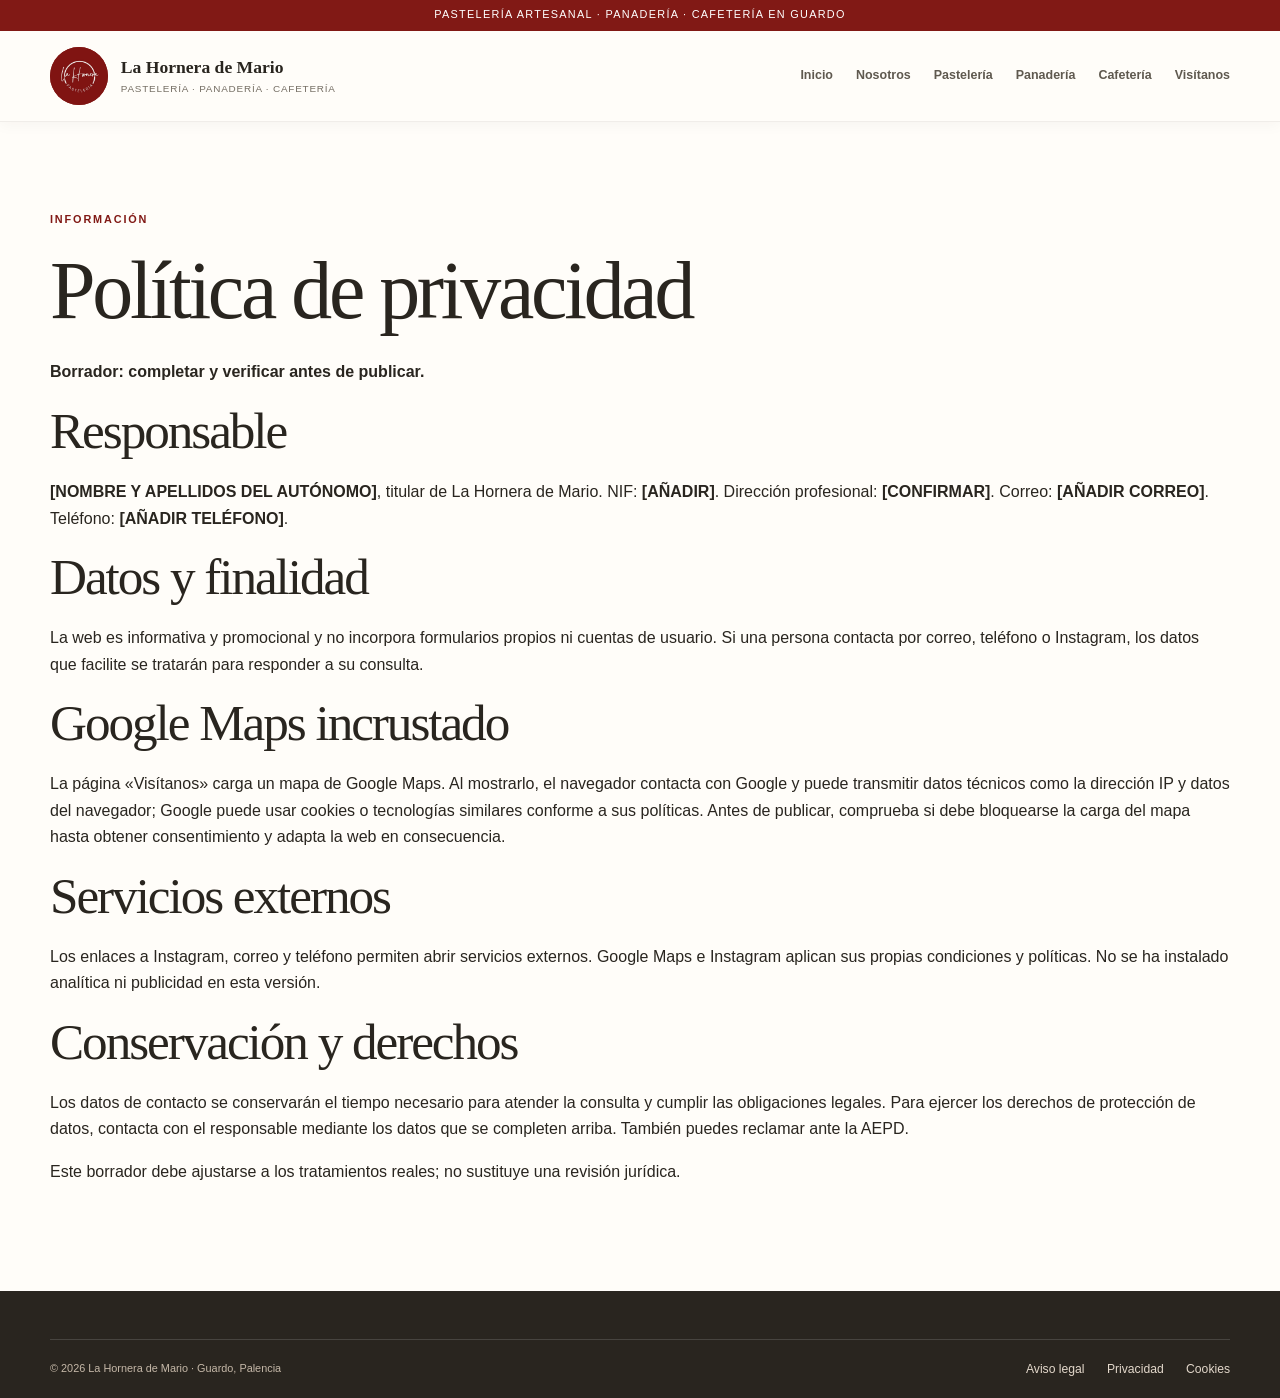
<file: pages/privacidad.html>
<!doctype html><html lang="es"><head><meta charset="utf-8"><meta name="viewport" content="width=device-width, initial-scale=1"><meta name="theme-color" content="#811915"><title>Política de privacidad | La Hornera de Mario</title><link rel="icon" href="../assets/images/logo-hornera.jpg" type="image/jpeg"><link rel="stylesheet" href="../assets/css/main.css"><link rel="stylesheet" href="../assets/css/pages.css"><script src="../assets/js/main.js" defer></script></head><body><a class="skip-link" href="#contenido">Saltar al contenido</a><div class="site-header-shell">
  <div class="announcement">Pastelería artesanal · Panadería · Cafetería en Guardo</div>
  <header class="site-header">
    <div class="container header-inner">
      <a class="brand" href="../index.html">
        <img src="../assets/images/logo-hornera.jpg" alt="Logotipo de La Hornera de Mario" class="brand-logo">
        <span><strong>La Hornera de Mario</strong><small>Pastelería · Panadería · Cafetería</small></span>
      </a>
      <button class="nav-toggle" aria-expanded="false" aria-controls="site-nav" aria-label="Abrir menú"><span></span><span></span><span></span></button>
      <nav class="site-nav" id="site-nav" aria-label="Navegación principal">
        <a href="../index.html">Inicio</a>
        <a href="../pages/nosotros.html">Nosotros</a>
        <a href="../pages/pasteleria.html">Pastelería</a>
        <a href="../pages/panaderia.html">Panadería</a>
        <a href="../pages/cafeteria.html">Cafetería</a>
        <a href="../pages/visitanos.html">Visítanos</a>
      </nav>
    </div>
  </header>
</div><main id="contenido"><section class="page-section"><div class="container legal-content"><p class="eyebrow">Información</p><h1>Política de privacidad</h1><p><strong>Borrador: completar y verificar antes de publicar.</strong></p><h2>Responsable</h2><p><strong>[NOMBRE Y APELLIDOS DEL AUTÓNOMO]</strong>, titular de La Hornera de Mario. NIF: <strong>[AÑADIR]</strong>. Dirección profesional: <strong>[CONFIRMAR]</strong>. Correo: <strong>[AÑADIR CORREO]</strong>. Teléfono: <strong>[AÑADIR TELÉFONO]</strong>.</p><h2>Datos y finalidad</h2><p>La web es informativa y promocional y no incorpora formularios propios ni cuentas de usuario. Si una persona contacta por correo, teléfono o Instagram, los datos que facilite se tratarán para responder a su consulta.</p><h2>Google Maps incrustado</h2><p>La página «Visítanos» carga un mapa de Google Maps. Al mostrarlo, el navegador contacta con Google y puede transmitir datos técnicos como la dirección IP y datos del navegador; Google puede usar cookies o tecnologías similares conforme a sus políticas. Antes de publicar, comprueba si debe bloquearse la carga del mapa hasta obtener consentimiento y adapta la web en consecuencia.</p><h2>Servicios externos</h2><p>Los enlaces a Instagram, correo y teléfono permiten abrir servicios externos. Google Maps e Instagram aplican sus propias condiciones y políticas. No se ha instalado analítica ni publicidad en esta versión.</p><h2>Conservación y derechos</h2><p>Los datos de contacto se conservarán el tiempo necesario para atender la consulta y cumplir las obligaciones legales. Para ejercer los derechos de protección de datos, contacta con el responsable mediante los datos que se completen arriba. También puedes reclamar ante la AEPD.</p><p>Este borrador debe ajustarse a los tratamientos reales; no sustituye una revisión jurídica.</p></div></section></main><footer class="site-footer">
  <div class="container footer-bottom footer-legal">
    <span>© <span data-current-year></span> La Hornera de Mario · Guardo, Palencia</span>
    <nav class="footer-links" aria-label="Enlaces legales">
      <a href="../pages/aviso-legal.html">Aviso legal</a>
      <a href="../pages/privacidad.html">Privacidad</a>
      <a href="../pages/cookies.html">Cookies</a>
    </nav>
  </div>
</footer></body></html>
</file>
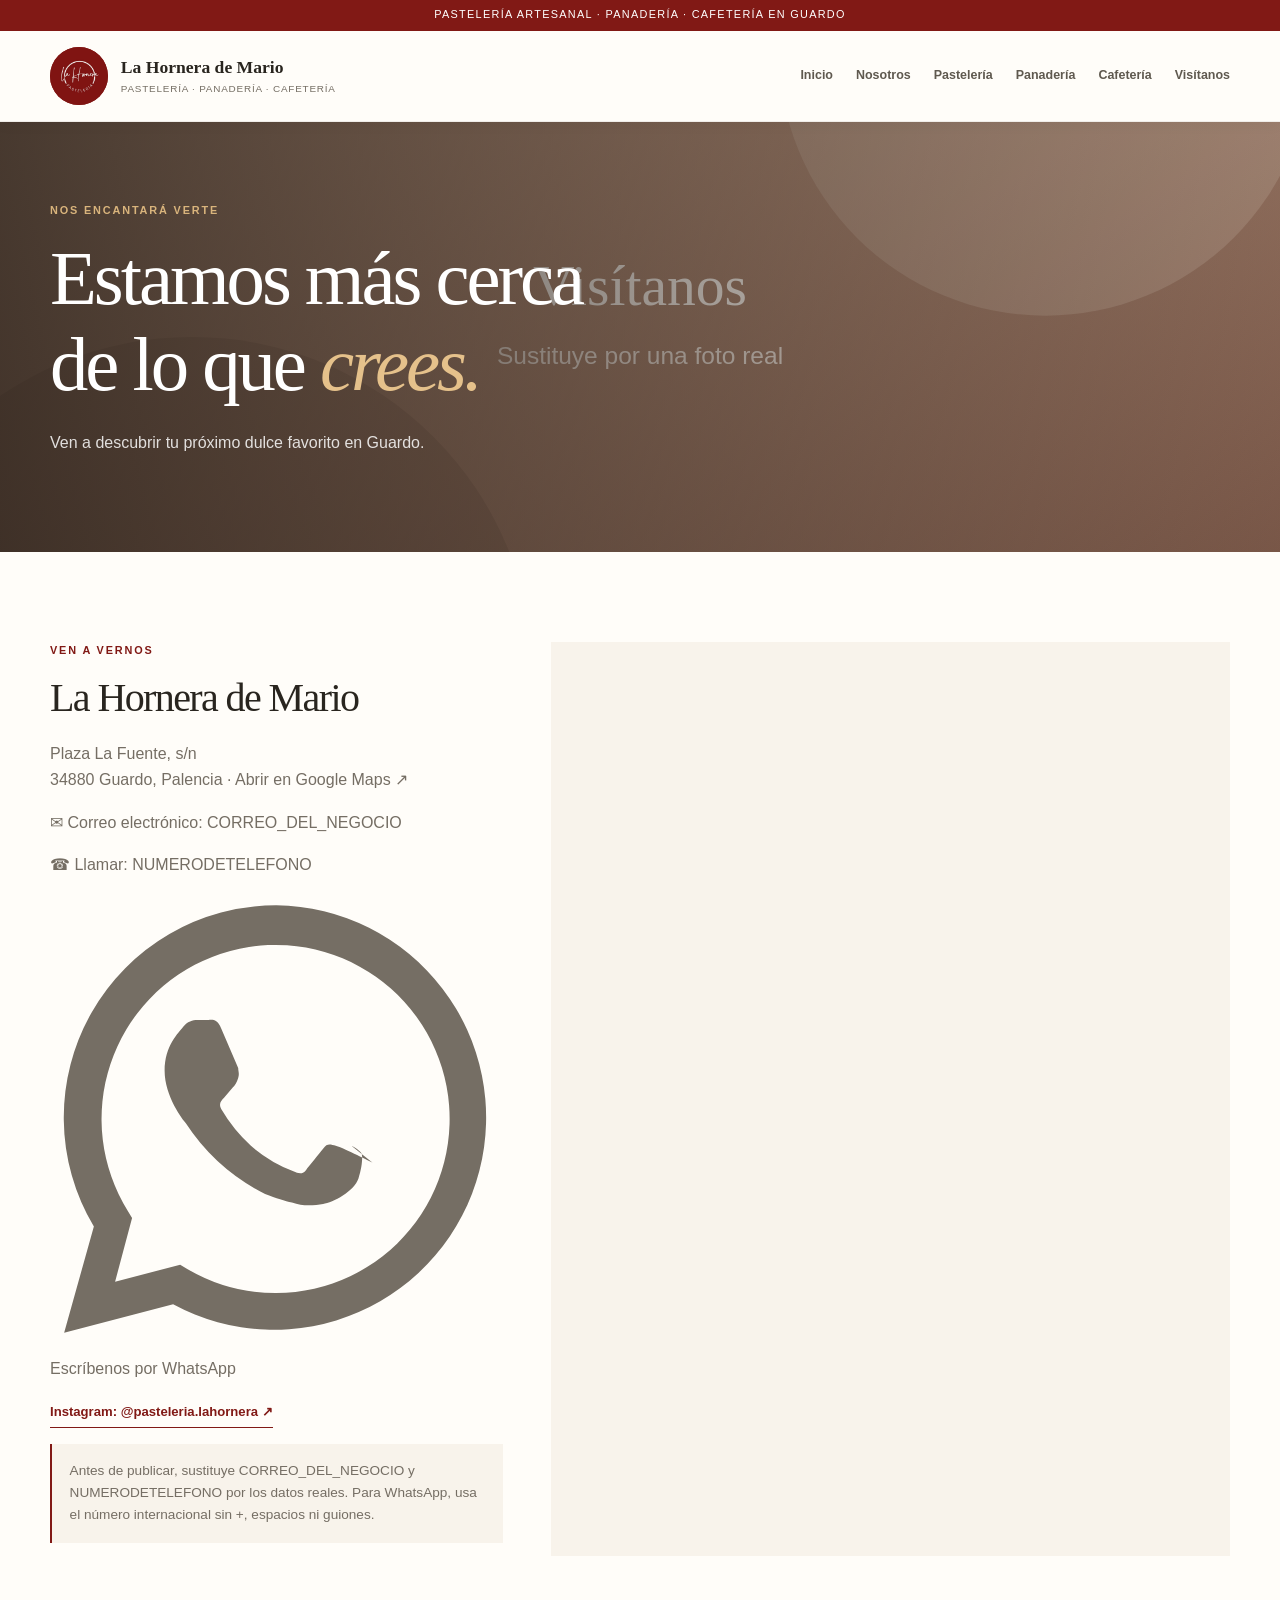
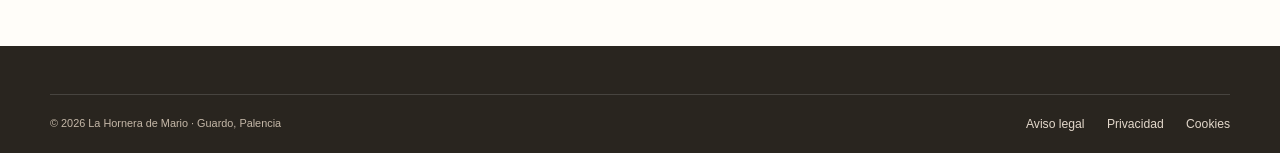
<file: pages/visitanos.html>
<!doctype html>
<html lang="es"><head><meta charset="utf-8"><meta name="viewport" content="width=device-width, initial-scale=1">
<meta name="description" content="Encuentra La Hornera de Mario en Guardo, Palencia."><meta name="theme-color" content="#811915"><title>Visítanos | La Hornera de Mario</title>
<link rel="icon" href="../assets/images/logo-hornera.jpg" type="image/jpeg">
<link rel="stylesheet" href="../assets/css/main.css"><link rel="stylesheet" href="../assets/css/pages.css">
<script src="../assets/js/main.js" defer></script></head><body>
<a class="skip-link" href="#contenido">Saltar al contenido</a><div class="site-header-shell">
  <div class="announcement">Pastelería artesanal · Panadería · Cafetería en Guardo</div>
  <header class="site-header">
    <div class="container header-inner">
      <a class="brand" href="../index.html">
        <img src="../assets/images/logo-hornera.jpg" alt="Logotipo de La Hornera de Mario" class="brand-logo">
        <span><strong>La Hornera de Mario</strong><small>Pastelería · Panadería · Cafetería</small></span>
      </a>
      <button class="nav-toggle" aria-expanded="false" aria-controls="site-nav" aria-label="Abrir menú"><span></span><span></span><span></span></button>
      <nav class="site-nav" id="site-nav" aria-label="Navegación principal">
        <a href="../index.html">Inicio</a>
        <a href="../pages/nosotros.html">Nosotros</a>
        <a href="../pages/pasteleria.html">Pastelería</a>
        <a href="../pages/panaderia.html">Panadería</a>
        <a href="../pages/cafeteria.html">Cafetería</a>
        <a href="../pages/visitanos.html">Visítanos</a>
      </nav>
    </div>
  </header>
</div><main id="contenido"><section class="page-hero"><div class="page-hero-bg" style="background-image:url('../assets/images/visitanos.svg')"></div><div class="page-hero-content container"><p class="eyebrow eyebrow-light">Nos encantará verte</p><h1>Estamos más cerca<br>de lo que <em>crees.</em></h1><p>Ven a descubrir tu próximo dulce favorito en Guardo.</p></div></section><section class="page-section"><div class="container visit-grid"><div>
<p class="eyebrow">Ven a vernos</p><h2>La Hornera de Mario</h2>
<p><a href="https://maps.app.goo.gl/oBi9WApQ7UZMnjEdA" target="_blank" rel="noopener noreferrer">Plaza La Fuente, s/n<br>34880 Guardo, Palencia · Abrir en Google Maps ↗</a></p>
<p><a href="mailto:CORREO_DEL_NEGOCIO">✉ Correo electrónico: CORREO_DEL_NEGOCIO</a></p>
<p><a href="tel:NUMERODETELEFONO">☎ Llamar: NUMERODETELEFONO</a></p>
<p><a class="whatsapp-button" href="https://wa.me/NUMERODETELEFONO" target="_blank" rel="noopener noreferrer" aria-label="Contactar con La Hornera de Mario por WhatsApp"><svg viewBox="0 0 32 32" aria-hidden="true" focusable="false"><path fill="currentColor" d="M16 .8A15 15 0 0 0 3.1 23.5L1 31l7.7-2A15 15 0 1 0 16 .8Zm0 27.4a12.3 12.3 0 0 1-6.3-1.7l-.5-.3-4.6 1.2 1.2-4.5-.3-.5A12.3 12.3 0 1 1 16 28.2Zm6.8-9.2c-.4-.2-2.2-1.1-2.6-1.2s-.6-.2-.9.2-1 1.2-1.2 1.5-.5.3-.9.1a10.1 10.1 0 0 1-3-1.8 11.2 11.2 0 0 1-2.1-2.6c-.2-.4 0-.6.2-.8l.6-.7c.2-.2.3-.4.4-.7s0-.5 0-.7l-1.2-2.8c-.3-.7-.6-.6-.9-.6h-.8c-.3 0-.7.1-1 .5s-1.3 1.3-1.3 3.1 1.3 3.5 1.5 3.7a14.5 14.5 0 0 0 5.6 5c.8.3 1.4.5 1.9.6.8.3 1.6.2 2.2.1.7-.1 2.2-.9 2.5-1.8s.3-1.7.2-1.8-.3-.3-.7-.5Z"/></svg><span>Escríbenos por WhatsApp</span></a></p>
<p><a class="text-link" href="https://www.instagram.com/pasteleria.lahornera/" target="_blank" rel="noopener noreferrer">Instagram: @pasteleria.lahornera ↗</a></p>
<p class="content-note">Antes de publicar, sustituye CORREO_DEL_NEGOCIO y NUMERODETELEFONO por los datos reales. Para WhatsApp, usa el número internacional sin +, espacios ni guiones.</p>
</div><div class="map-frame"><iframe title="Mapa de La Hornera de Mario en Guardo" src="https://maps.google.com/maps?q=La%20Hornera%20de%20Mario%2C%20Guardo%2C%20Palencia&z=17&output=embed" loading="lazy" referrerpolicy="strict-origin-when-cross-origin" allowfullscreen></iframe></div></div></section></main><footer class="site-footer">
  <div class="container footer-bottom footer-legal">
    <span>© <span data-current-year></span> La Hornera de Mario · Guardo, Palencia</span>
    <nav class="footer-links" aria-label="Enlaces legales">
      <a href="../pages/aviso-legal.html">Aviso legal</a>
      <a href="../pages/privacidad.html">Privacidad</a>
      <a href="../pages/cookies.html">Cookies</a>
    </nav>
  </div>
</footer>
</body></html>
</file>
<file: assets/css/main.css>
/* Estilos globales: colores, tipografías, navegación, componentes y responsive. */
:root{--ink:#29251f;--muted:#756e64;--cream:#f8f3eb;--paper:#fffdf9;--accent:#811915;--accent-dark:#5d100e;--gold:#d9b47c;--line:#e8dfd3;--body:"DM Sans",sans-serif;--display:"Playfair Display",Georgia,serif;--container:1180px}
*{box-sizing:border-box}html{scroll-behavior:smooth}body{margin:0;color:var(--ink);background:var(--paper);font-family:var(--body);line-height:1.65;-webkit-font-smoothing:antialiased}img{display:block;max-width:100%}a{color:inherit;text-decoration:none}.container{width:min(calc(100% - 48px),var(--container));margin-inline:auto}.skip-link{position:absolute;top:-5rem;left:1rem;z-index:100;padding:.75rem;background:var(--ink);color:white}.skip-link:focus{top:1rem}.announcement{padding:.4rem 1rem;background:var(--accent);color:white;text-align:center;font-size:.68rem;letter-spacing:.12em;text-transform:uppercase}.site-header{position:relative;z-index:20;background:var(--paper);border-bottom:1px solid #29251f12}.header-inner{min-height:90px;display:flex;align-items:center;justify-content:space-between;gap:2rem}.brand{display:inline-flex;align-items:center;gap:.8rem;flex-shrink:0}.brand-logo{width:58px;height:58px;object-fit:contain;border-radius:50%;background:#811915}.brand span{display:grid;line-height:1.3}.brand strong{font-family:var(--display);font-size:1.1rem;font-weight:600}.brand small{margin-top:.25rem;color:var(--muted);font-size:.62rem;letter-spacing:.08em;text-transform:uppercase}.site-nav{display:flex;align-items:center;gap:clamp(.8rem,1.8vw,1.6rem)}.site-nav a{padding:.5rem 0;color:#5f594f;font-size:.78rem;font-weight:600}.site-nav a:hover{color:var(--accent)}.nav-toggle{display:none;border:0;background:none;padding:.5rem}.nav-toggle span{display:block;width:23px;height:2px;margin:5px;background:var(--ink)}.hero{position:relative;min-height:min(690px,76vw);display:flex;align-items:center;overflow:hidden;color:white;background:#321512}.hero-image,.hero-shade{position:absolute;inset:0}.hero-image{background:url("../images/hero-pasteleria.svg") center/cover no-repeat}.hero-shade{background:linear-gradient(90deg,#221913c7,#22191320)}.hero-content{position:relative;padding-block:7rem}.eyebrow{margin:0 0 1rem;color:var(--accent);font-size:.68rem;font-weight:700;letter-spacing:.17em;text-transform:uppercase}.eyebrow-light{color:#d9b47c}h1,h2{font-family:var(--display);font-weight:500;line-height:1.12;letter-spacing:-.04em}h1{max-width:780px;margin:0 0 1.4rem;font-size:clamp(3rem,6.4vw,5.9rem)}h2{margin:0 0 1.25rem;font-size:clamp(2.3rem,4vw,3.8rem)}h1 em,h2 em{color:#e5c18b;font-weight:500}.hero-intro{max-width:490px;margin-bottom:2rem;color:#ffffffd6}.hero-actions{display:flex;align-items:center;flex-wrap:wrap;gap:1.5rem}.button{display:inline-flex;min-height:48px;align-items:center;justify-content:center;gap:1.2rem;padding:.8rem 1.2rem;border:1px solid transparent;border-radius:999px;font-size:.77rem;font-weight:700;transition:transform .2s,background .2s}.button:hover{transform:translateY(-2px)}.button-light{color:var(--ink);background:var(--paper)}.button-dark{color:white;background:var(--ink)}.button-dark:hover{background:var(--accent-dark)}.text-link{display:inline-flex;gap:.6rem;padding-bottom:.25rem;border-bottom:1px solid currentColor;color:var(--accent);font-size:.82rem;font-weight:700}.text-link-light{color:white}.hero-note{position:absolute;right:3%;bottom:2rem;color:#ffffffc9;font-size:.68rem;letter-spacing:.1em;text-transform:uppercase}.section-space,.page-section{padding-block:clamp(4rem,7vw,7rem)}.intro-grid{display:grid;grid-template-columns:1.05fr .95fr;align-items:end;gap:4rem}.intro-grid h2{margin:0}.intro-grid h2 em,.section-heading h2 em,.visit-strip h2 em{color:var(--accent)}.intro-copy{max-width:470px}.intro-copy p,.section-heading>p,.feature-copy>p:not(.eyebrow),.visit-strip p:not(.eyebrow){color:var(--muted);font-size:.94rem}.categories-section{background:var(--cream)}.section-heading{display:flex;align-items:end;justify-content:space-between;gap:2rem;margin-bottom:2.5rem}.section-heading h2{margin:0}.section-heading>p{max-width:310px;margin-bottom:.3rem}.category-grid{display:grid;grid-template-columns:1.2fr 1fr 1fr;gap:1rem}.category-card{position:relative;min-height:390px;display:flex;align-items:end;overflow:hidden;color:white;background:#8d7461;isolation:isolate}.category-card-large{min-height:470px}.category-card img{position:absolute;z-index:-2;inset:0;width:100%;height:100%;object-fit:cover;transition:transform .5s}.category-card:hover img{transform:scale(1.05)}.category-overlay{position:absolute;z-index:-1;inset:0;background:linear-gradient(0deg,#1c1616d1,transparent 75%)}.category-card-copy{display:grid;gap:.4rem;padding:1.5rem}.category-card-copy small{color:#d9b47c;font-size:.65rem;letter-spacing:.12em;text-transform:uppercase}.category-card-copy strong{font-family:var(--display);font-size:2rem;font-weight:500}.category-card-copy>span{font-size:.75rem}.feature-section{display:grid;grid-template-columns:1fr 1fr;min-height:550px;background:#f0e4d4}.feature-image{min-height:400px;overflow:hidden}.feature-image img{width:100%;height:100%;object-fit:cover}.feature-copy{align-self:center;padding:clamp(2.5rem,6vw,6rem)}.feature-copy h2 em{color:var(--accent)}.feature-copy>p:not(.eyebrow){max-width:430px;margin-bottom:1.8rem}.visit-strip-inner{display:flex;align-items:center;justify-content:space-between;gap:2rem}.visit-strip h2{margin-bottom:.8rem}.site-footer{padding-top:3rem;background:var(--ink);color:var(--cream)}.footer-main,.footer-bottom{display:flex;align-items:center;justify-content:space-between;gap:2rem}.footer-main{padding-bottom:2.5rem}.brand-footer small{color:#c5b8a8}.footer-links{display:flex;flex-wrap:wrap;gap:1.3rem}.footer-links a{color:#e3d8cb;font-size:.76rem}.footer-bottom{padding-block:1rem;border-top:1px solid #ffffff24;color:#c5b8a8;font-size:.68rem}
@media(max-width:980px){.nav-toggle{display:block}.site-nav{position:absolute;top:100%;right:0;left:0;display:none;align-items:stretch;gap:0;padding:.5rem 24px 1rem;border-top:1px solid var(--line);background:var(--paper);box-shadow:0 18px 55px #2b201f1f}.site-nav.is-open{display:flex;flex-direction:column}.site-nav a{padding:.85rem 0;border-bottom:1px solid var(--line)}.hero{min-height:600px}.intro-grid{gap:2rem}.category-grid{grid-template-columns:1fr 1fr}.category-card-large{grid-row:span 2;min-height:100%}.category-card{min-height:300px}}
@media(max-width:640px){.container{width:calc(100% - 32px)}.brand-logo{width:48px;height:48px}.brand strong{font-size:1rem}.brand small{font-size:.52rem}.hero{min-height:600px}.hero-content{padding-block:5rem}h1{font-size:clamp(2.8rem,13vw,4.2rem)}.hero-actions{align-items:flex-start;flex-direction:column;gap:1.2rem}.intro-grid{grid-template-columns:1fr;gap:1.5rem}.section-heading{align-items:flex-start;flex-direction:column;gap:1rem}.category-grid{grid-template-columns:1fr}.category-card,.category-card-large{min-height:330px;grid-row:auto}.feature-section{grid-template-columns:1fr}.feature-image{min-height:300px;max-height:390px}.feature-copy{padding:3rem 24px}.visit-strip-inner,.footer-main,.footer-bottom{align-items:flex-start;flex-direction:column}.footer-main{gap:1.5rem}.footer-links{gap:.8rem 1.1rem}}
@media(prefers-reduced-motion:reduce){html{scroll-behavior:auto}*,*::before,*::after{transition-duration:.01ms!important}}


/* Cabecera compartida: permanece visible sin sacar el contenido del flujo. */
.site-header-shell{position:sticky;top:0;z-index:100;background:var(--paper);box-shadow:0 3px 14px #29251f0a}
.site-header-shell .announcement{position:relative}
.site-header-shell .site-header{position:relative}
.footer-legal{padding-block:1.2rem;flex-wrap:wrap}
.footer-legal .footer-links{align-items:center;gap:1rem 1.4rem}
.footer-legal .footer-links a:hover{color:var(--gold)}
@media(max-width:640px){.footer-legal{align-items:flex-start;flex-direction:column;gap:.8rem}.footer-legal .footer-links{gap:.7rem 1rem}}
</file>
<file: assets/css/pages.css>
/* Estilos de páginas interiores; la base común está en main.css. */
.page-hero{position:relative;min-height:420px;display:flex;align-items:center;overflow:hidden;color:white;background:#321512}.page-hero-bg{position:absolute;inset:0;background-position:center;background-size:cover}.page-hero::after{position:absolute;inset:0;background:linear-gradient(90deg,#221913c7,#22191320);content:""}.page-hero-content{position:relative;z-index:1;padding-block:5rem}.page-hero h1{font-size:clamp(3rem,6vw,5rem)}.page-hero p:not(.eyebrow){max-width:480px;color:#ffffffd6}.story-grid{display:grid;grid-template-columns:.9fr 1.1fr;gap:clamp(2rem,7vw,7rem);align-items:start}.story-grid h2{font-size:clamp(2.2rem,4vw,3.4rem)}.story-grid p:not(.eyebrow){color:var(--muted)}.content-note{padding:1rem 1.1rem;border-left:2px solid var(--accent);background:var(--cream);font-size:.85rem}.single-feature-image{height:clamp(280px,42vw,520px);margin-top:3rem;overflow:hidden}.single-feature-image img{width:100%;height:100%;object-fit:cover}.product-grid{display:grid;grid-template-columns:repeat(3,minmax(0,1fr));gap:1.2rem}.product-card>img{transition:transform .35s ease}.product-card:hover>img{transform:scale(1.025)}.product-card{min-width:0}.product-card-copy p{line-height:1.6}.product-card{overflow:hidden;border:1px solid var(--line);background:white}.product-card>img{width:100%;aspect-ratio:4/3;object-fit:cover;background:var(--cream)}.product-card-copy{padding:1.25rem}.product-card h3{margin:0 0 .5rem;font-family:var(--display);font-size:1.45rem;font-weight:500}.product-card p{margin:0;color:var(--muted);font-size:.85rem}.product-card-cta{display:flex;align-items:flex-start;flex-direction:column;justify-content:center;padding:1.5rem;background:var(--cream)}.product-card-cta h3{font-size:1.8rem}.product-card-cta .text-link{margin-top:1rem}.visit-grid{display:grid;grid-template-columns:.8fr 1.2fr;gap:3rem;align-items:stretch}.visit-grid h2{font-size:2.5rem}.visit-grid p:not(.eyebrow){color:var(--muted)}.map-frame,.map-frame iframe{width:100%;min-height:400px;border:0}.map-frame{overflow:hidden;background:var(--cream)}
@media(max-width:760px){.page-hero{min-height:370px}.story-grid,.visit-grid{grid-template-columns:1fr;gap:1.5rem}.product-grid{grid-template-columns:repeat(2,minmax(0,1fr));gap:.8rem}.product-card-copy{padding:1rem}.map-frame,.map-frame iframe{min-height:330px}}
@media(max-width:480px){.product-grid{grid-template-columns:1fr}.page-hero h1{font-size:2.8rem}}

/* Galerías de panadería y cafetería: mismo diseño que la galería de pastelería. */
.photo-gallery-heading{margin-top:4.5rem;margin-bottom:2rem}.bakery-grid,.cafe-grid{margin-bottom:1rem}.product-card img[data-photo-slot]{display:block}

/* Mapa incrustado */
.map-frame iframe{display:block;width:100%;height:100%;min-height:360px;border:0;border-radius:1rem}
@media(max-width:700px){.map-frame iframe{min-height:300px}}
</file>
